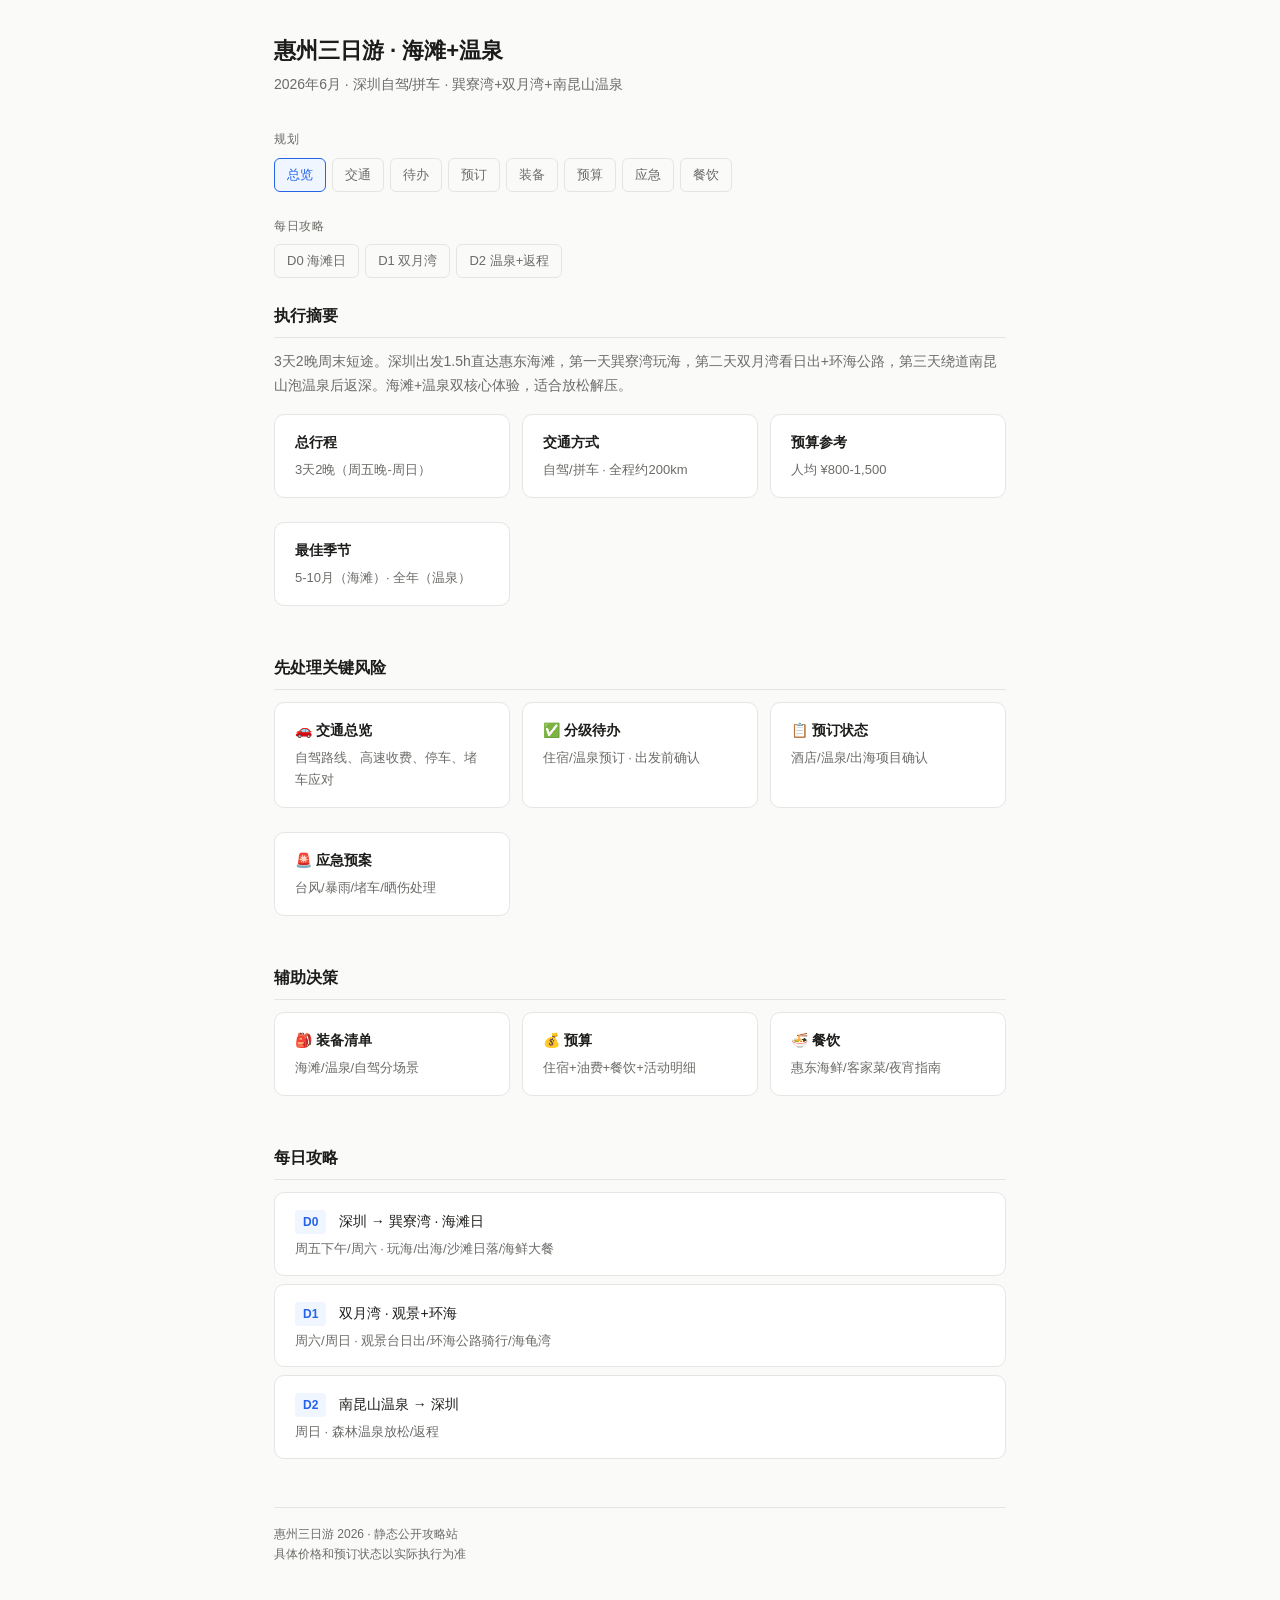
<file: index.html>
<!DOCTYPE html>
<html lang="zh-CN">
<head>
  <meta charset="UTF-8">
  <meta name="viewport" content="width=device-width, initial-scale=1.0">
  <title>惠州三日游攻略 · 海滩+温泉</title>
  <link rel="stylesheet" href="style.css">
</head>
<body>
<div class="container">

  <header class="site-header">
    <h1>惠州三日游 · 海滩+温泉</h1>
    <p class="subtitle">2026年6月 · 深圳自驾/拼车 · 巽寮湾+双月湾+南昆山温泉</p>
  </header>

  <nav class="nav-section">
    <div class="nav-label">规划</div>
    <div class="nav-pills">
      <a href="index.html" class="active">总览</a>
      <a href="traffic.html">交通</a>
      <a href="todos.html">待办</a>
      <a href="bookings.html">预订</a>
      <a href="gear.html">装备</a>
      <a href="budget.html">预算</a>
      <a href="emergency.html">应急</a>
      <a href="food.html">餐饮</a>
    </div>
  </nav>

  <nav class="nav-section">
    <div class="nav-label">每日攻略</div>
    <div class="nav-pills">
      <a href="days/d0.html">D0 海滩日</a>
      <a href="days/d1.html">D1 双月湾</a>
      <a href="days/d2.html">D2 温泉+返程</a>
    </div>
  </nav>

  <section class="section">
    <h2>执行摘要</h2>
    <p style="font-size:14px; color: var(--text-secondary); margin-bottom: 16px;">
      3天2晚周末短途。深圳出发1.5h直达惠东海滩，第一天巽寮湾玩海，第二天双月湾看日出+环海公路，第三天绕道南昆山泡温泉后返深。海滩+温泉双核心体验，适合放松解压。
    </p>
    <div class="card-grid">
      <div class="card">
        <div class="card-title">总行程</div>
        <div class="card-desc">3天2晚（周五晚-周日）</div>
      </div>
      <div class="card">
        <div class="card-title">交通方式</div>
        <div class="card-desc">自驾/拼车 · 全程约200km</div>
      </div>
      <div class="card">
        <div class="card-title">预算参考</div>
        <div class="card-desc">人均 ¥800-1,500</div>
      </div>
      <div class="card">
        <div class="card-title">最佳季节</div>
        <div class="card-desc">5-10月（海滩）· 全年（温泉）</div>
      </div>
    </div>
  </section>

  <section class="section">
    <h2>先处理关键风险</h2>
    <div class="card-grid">
      <div class="card">
        <a href="traffic.html" style="text-decoration:none; color:inherit;">
          <div class="card-title">🚗 交通总览</div>
          <div class="card-desc">自驾路线、高速收费、停车、堵车应对</div>
        </a>
      </div>
      <div class="card">
        <a href="todos.html" style="text-decoration:none; color:inherit;">
          <div class="card-title">✅ 分级待办</div>
          <div class="card-desc">住宿/温泉预订 · 出发前确认</div>
        </a>
      </div>
      <div class="card">
        <a href="bookings.html" style="text-decoration:none; color:inherit;">
          <div class="card-title">📋 预订状态</div>
          <div class="card-desc">酒店/温泉/出海项目确认</div>
        </a>
      </div>
      <div class="card">
        <a href="emergency.html" style="text-decoration:none; color:inherit;">
          <div class="card-title">🚨 应急预案</div>
          <div class="card-desc">台风/暴雨/堵车/晒伤处理</div>
        </a>
      </div>
    </div>
  </section>

  <section class="section">
    <h2>辅助决策</h2>
    <div class="card-grid">
      <div class="card">
        <a href="gear.html" style="text-decoration:none; color:inherit;">
          <div class="card-title">🎒 装备清单</div>
          <div class="card-desc">海滩/温泉/自驾分场景</div>
        </a>
      </div>
      <div class="card">
        <a href="budget.html" style="text-decoration:none; color:inherit;">
          <div class="card-title">💰 预算</div>
          <div class="card-desc">住宿+油费+餐饮+活动明细</div>
        </a>
      </div>
      <div class="card">
        <a href="food.html" style="text-decoration:none; color:inherit;">
          <div class="card-title">🍜 餐饮</div>
          <div class="card-desc">惠东海鲜/客家菜/夜宵指南</div>
        </a>
      </div>
    </div>
  </section>

  <section class="section">
    <h2>每日攻略</h2>

    <a href="days/d0.html" class="day-card">
      <span class="day-tag">D0</span>
      <span class="day-title">深圳 → 巽寮湾 · 海滩日</span>
      <div class="day-subtitle">周五下午/周六 · 玩海/出海/沙滩日落/海鲜大餐</div>
    </a>

    <a href="days/d1.html" class="day-card">
      <span class="day-tag">D1</span>
      <span class="day-title">双月湾 · 观景+环海</span>
      <div class="day-subtitle">周六/周日 · 观景台日出/环海公路骑行/海龟湾</div>
    </a>

    <a href="days/d2.html" class="day-card">
      <span class="day-tag">D2</span>
      <span class="day-title">南昆山温泉 → 深圳</span>
      <div class="day-subtitle">周日 · 森林温泉放松/返程</div>
    </a>
  </section>

  <footer class="site-footer">
    <p>惠州三日游 2026 · 静态公开攻略站</p>
    <p>具体价格和预订状态以实际执行为准</p>
  </footer>

</div>
</body>
</html>
</file>
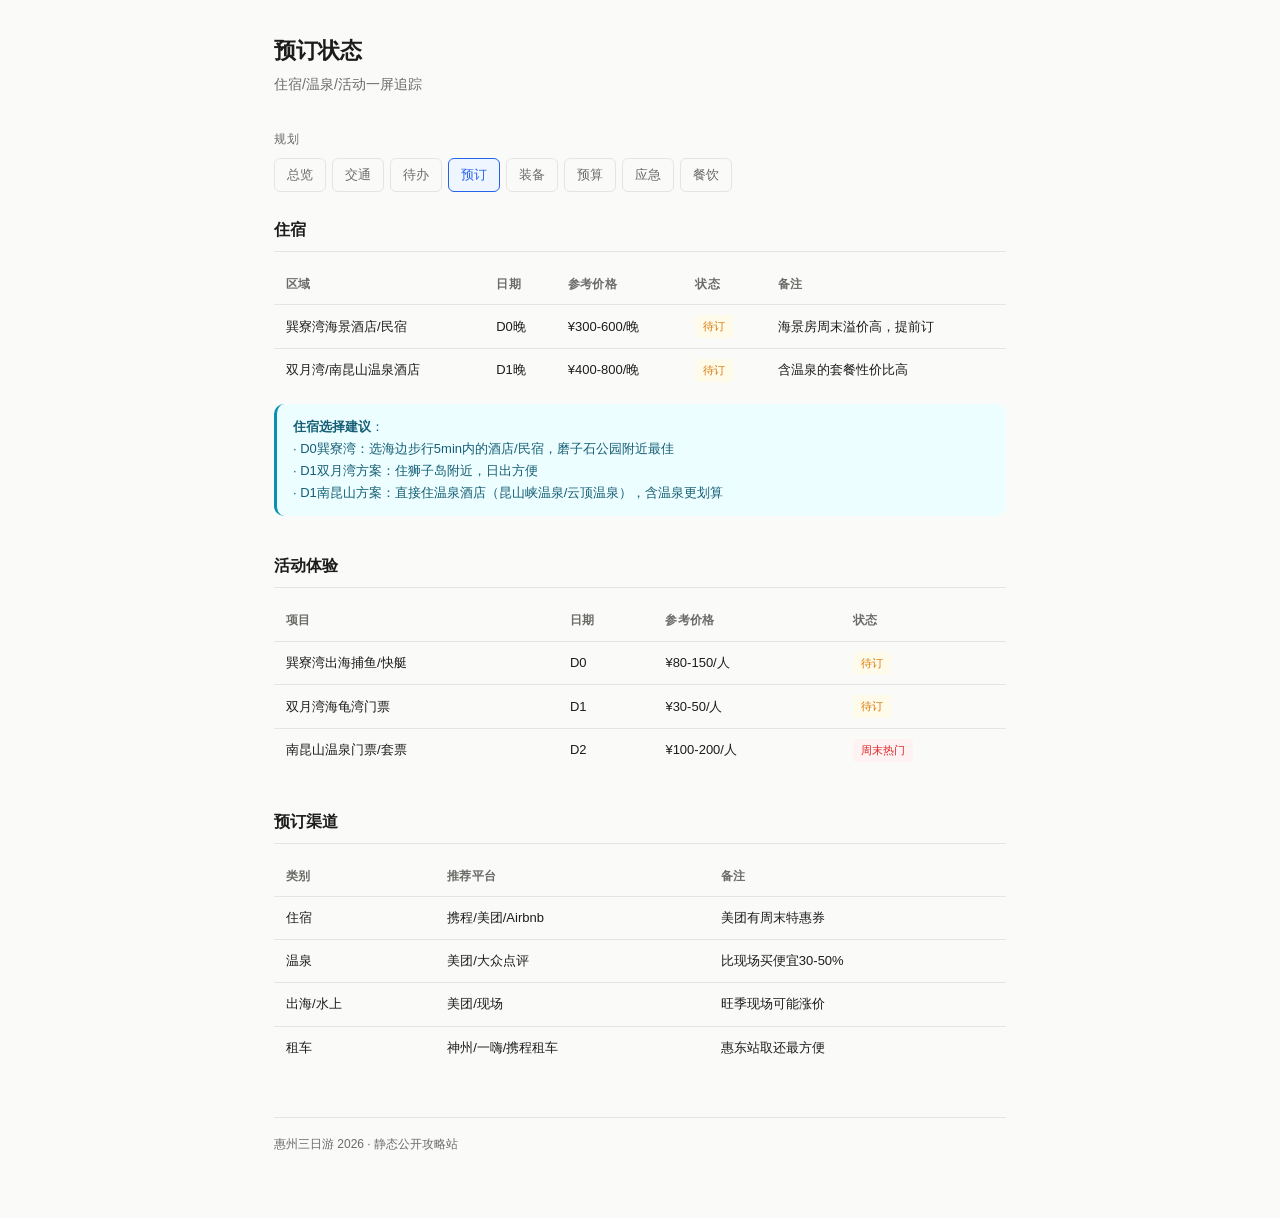
<file: bookings.html>
<!DOCTYPE html>
<html lang="zh-CN">
<head>
  <meta charset="UTF-8">
  <meta name="viewport" content="width=device-width, initial-scale=1.0">
  <title>预订状态 - 惠州三日游</title>
  <link rel="stylesheet" href="style.css">
</head>
<body>
<div class="container">

  <header class="site-header">
    <h1>预订状态</h1>
    <p class="subtitle">住宿/温泉/活动一屏追踪</p>
  </header>

  <nav class="nav-section">
    <div class="nav-label">规划</div>
    <div class="nav-pills">
      <a href="index.html">总览</a>
      <a href="traffic.html">交通</a>
      <a href="todos.html">待办</a>
      <a href="bookings.html" class="active">预订</a>
      <a href="gear.html">装备</a>
      <a href="budget.html">预算</a>
      <a href="emergency.html">应急</a>
      <a href="food.html">餐饮</a>
    </div>
  </nav>

  <section class="section">
    <h2>住宿</h2>
    <table>
      <thead><tr><th>区域</th><th>日期</th><th>参考价格</th><th>状态</th><th>备注</th></tr></thead>
      <tbody>
        <tr><td>巽寮湾海景酒店/民宿</td><td>D0晚</td><td>¥300-600/晚</td><td><span class="badge badge-pending">待订</span></td><td>海景房周末溢价高，提前订</td></tr>
        <tr><td>双月湾/南昆山温泉酒店</td><td>D1晚</td><td>¥400-800/晚</td><td><span class="badge badge-pending">待订</span></td><td>含温泉的套餐性价比高</td></tr>
      </tbody>
    </table>
    <div class="alert alert-info">
      <strong>住宿选择建议</strong>：<br>
      · D0巽寮湾：选海边步行5min内的酒店/民宿，磨子石公园附近最佳<br>
      · D1双月湾方案：住狮子岛附近，日出方便<br>
      · D1南昆山方案：直接住温泉酒店（昆山峡温泉/云顶温泉），含温泉更划算
    </div>
  </section>

  <section class="section">
    <h2>活动体验</h2>
    <table>
      <thead><tr><th>项目</th><th>日期</th><th>参考价格</th><th>状态</th></tr></thead>
      <tbody>
        <tr><td>巽寮湾出海捕鱼/快艇</td><td>D0</td><td>¥80-150/人</td><td><span class="badge badge-pending">待订</span></td></tr>
        <tr><td>双月湾海龟湾门票</td><td>D1</td><td>¥30-50/人</td><td><span class="badge badge-pending">待订</span></td></tr>
        <tr><td>南昆山温泉门票/套票</td><td>D2</td><td>¥100-200/人</td><td><span class="badge badge-risk">周末热门</span></td></tr>
      </tbody>
    </table>
  </section>

  <section class="section">
    <h2>预订渠道</h2>
    <table>
      <thead><tr><th>类别</th><th>推荐平台</th><th>备注</th></tr></thead>
      <tbody>
        <tr><td>住宿</td><td>携程/美团/Airbnb</td><td>美团有周末特惠券</td></tr>
        <tr><td>温泉</td><td>美团/大众点评</td><td>比现场买便宜30-50%</td></tr>
        <tr><td>出海/水上</td><td>美团/现场</td><td>旺季现场可能涨价</td></tr>
        <tr><td>租车</td><td>神州/一嗨/携程租车</td><td>惠东站取还最方便</td></tr>
      </tbody>
    </table>
  </section>

  <footer class="site-footer">
    <p>惠州三日游 2026 · 静态公开攻略站</p>
  </footer>

</div>
</body>
</html>
</file>
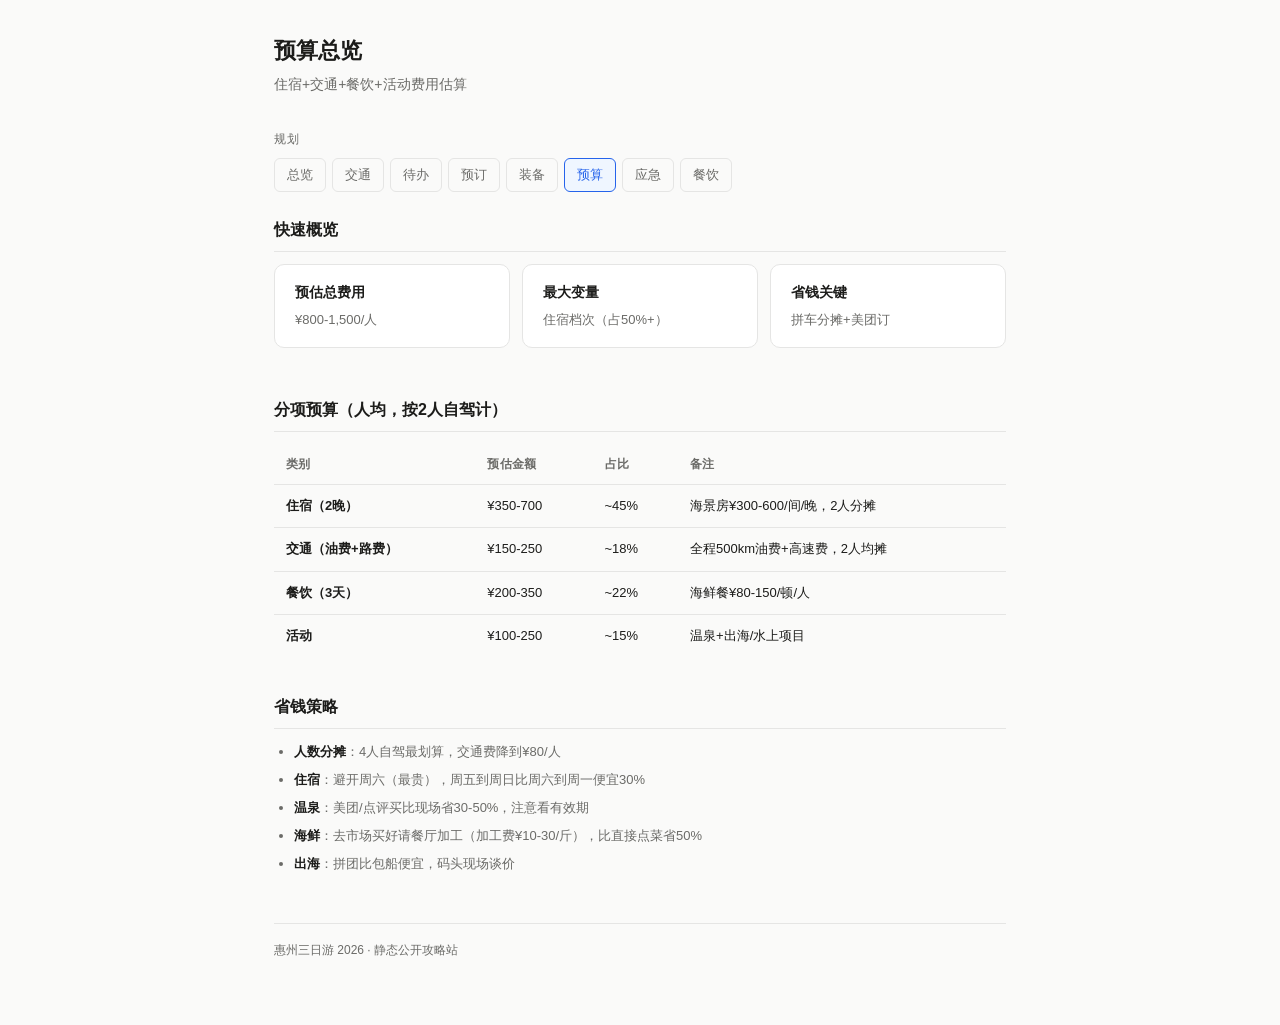
<file: budget.html>
<!DOCTYPE html>
<html lang="zh-CN">
<head>
  <meta charset="UTF-8">
  <meta name="viewport" content="width=device-width, initial-scale=1.0">
  <title>预算总览 - 惠州三日游</title>
  <link rel="stylesheet" href="style.css">
</head>
<body>
<div class="container">

  <header class="site-header">
    <h1>预算总览</h1>
    <p class="subtitle">住宿+交通+餐饮+活动费用估算</p>
  </header>

  <nav class="nav-section">
    <div class="nav-label">规划</div>
    <div class="nav-pills">
      <a href="index.html">总览</a>
      <a href="traffic.html">交通</a>
      <a href="todos.html">待办</a>
      <a href="bookings.html">预订</a>
      <a href="gear.html">装备</a>
      <a href="budget.html" class="active">预算</a>
      <a href="emergency.html">应急</a>
      <a href="food.html">餐饮</a>
    </div>
  </nav>

  <section class="section">
    <h2>快速概览</h2>
    <div class="card-grid">
      <div class="card">
        <div class="card-title">预估总费用</div>
        <div class="card-desc">¥800-1,500/人</div>
      </div>
      <div class="card">
        <div class="card-title">最大变量</div>
        <div class="card-desc">住宿档次（占50%+）</div>
      </div>
      <div class="card">
        <div class="card-title">省钱关键</div>
        <div class="card-desc">拼车分摊+美团订</div>
      </div>
    </div>
  </section>

  <section class="section">
    <h2>分项预算（人均，按2人自驾计）</h2>
    <table>
      <thead><tr><th>类别</th><th>预估金额</th><th>占比</th><th>备注</th></tr></thead>
      <tbody>
        <tr><td><strong>住宿（2晚）</strong></td><td>¥350-700</td><td>~45%</td><td>海景房¥300-600/间/晚，2人分摊</td></tr>
        <tr><td><strong>交通（油费+路费）</strong></td><td>¥150-250</td><td>~18%</td><td>全程500km油费+高速费，2人均摊</td></tr>
        <tr><td><strong>餐饮（3天）</strong></td><td>¥200-350</td><td>~22%</td><td>海鲜餐¥80-150/顿/人</td></tr>
        <tr><td><strong>活动</strong></td><td>¥100-250</td><td>~15%</td><td>温泉+出海/水上项目</td></tr>
      </tbody>
    </table>
  </section>

  <section class="section">
    <h2>省钱策略</h2>
    <ul>
      <li><strong>人数分摊</strong>：4人自驾最划算，交通费降到¥80/人</li>
      <li><strong>住宿</strong>：避开周六（最贵），周五到周日比周六到周一便宜30%</li>
      <li><strong>温泉</strong>：美团/点评买比现场省30-50%，注意看有效期</li>
      <li><strong>海鲜</strong>：去市场买好请餐厅加工（加工费¥10-30/斤），比直接点菜省50%</li>
      <li><strong>出海</strong>：拼团比包船便宜，码头现场谈价</li>
    </ul>
  </section>

  <footer class="site-footer">
    <p>惠州三日游 2026 · 静态公开攻略站</p>
  </footer>

</div>
</body>
</html>
</file>
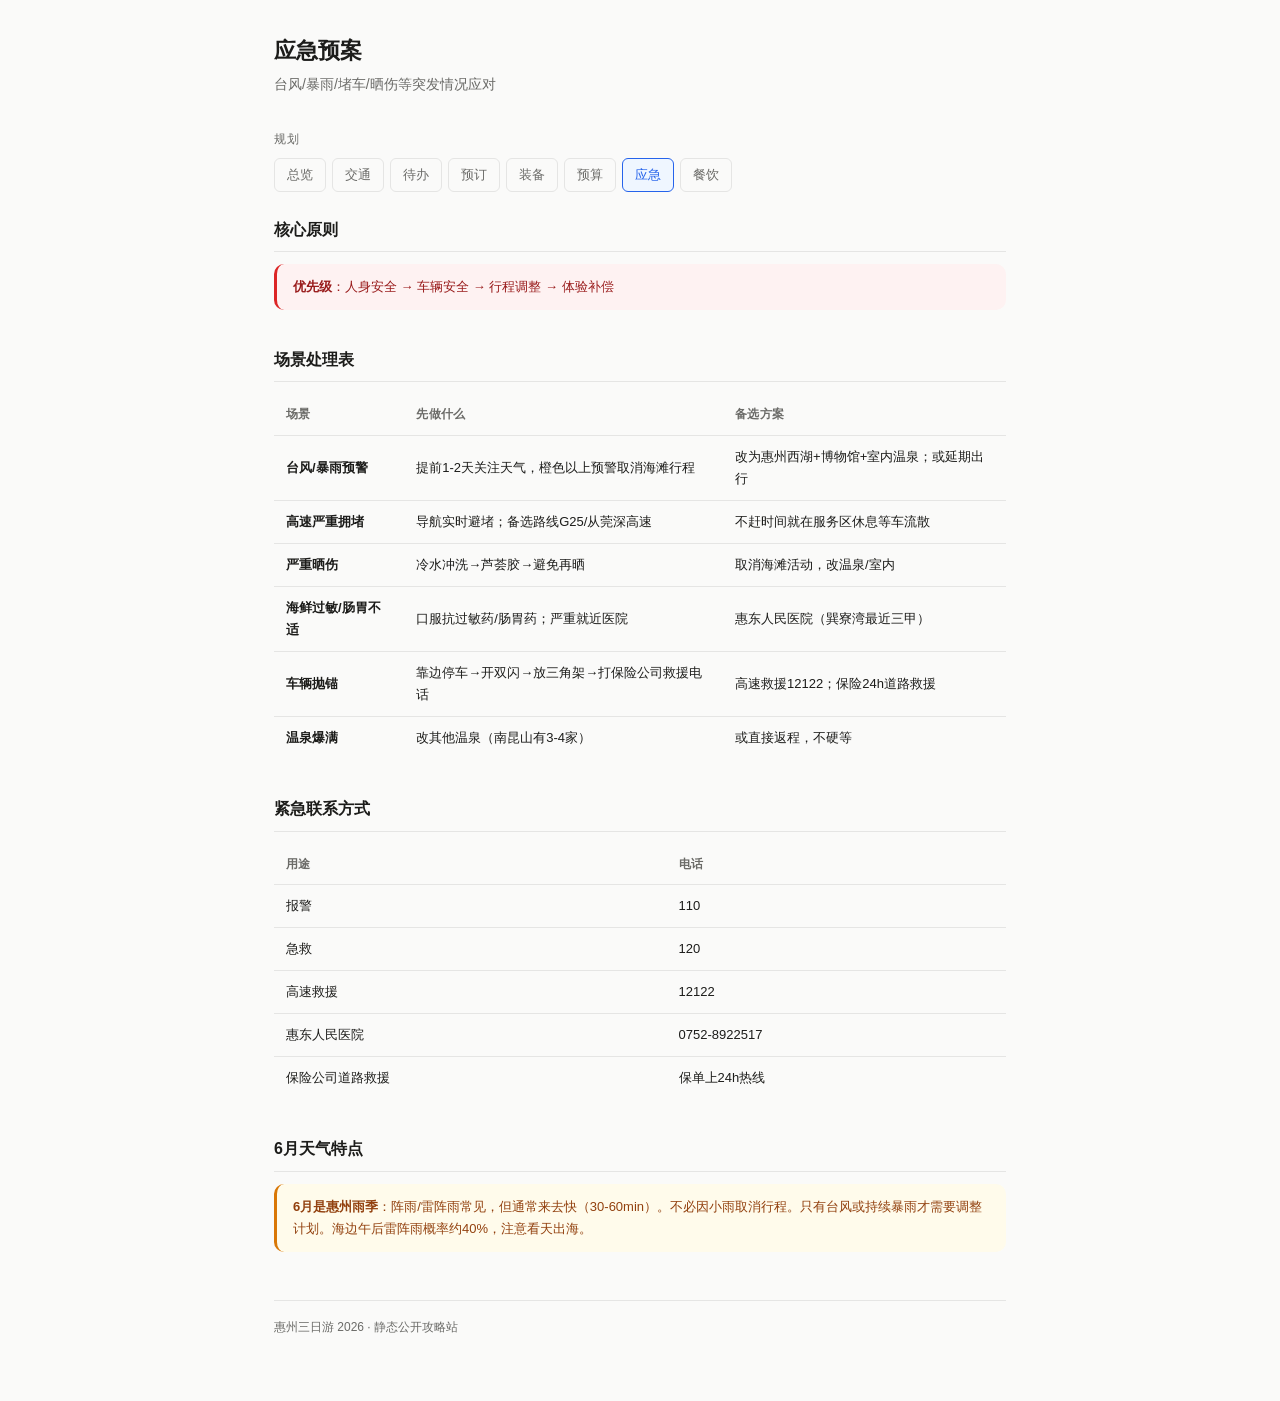
<file: emergency.html>
<!DOCTYPE html>
<html lang="zh-CN">
<head>
  <meta charset="UTF-8">
  <meta name="viewport" content="width=device-width, initial-scale=1.0">
  <title>应急预案 - 惠州三日游</title>
  <link rel="stylesheet" href="style.css">
</head>
<body>
<div class="container">

  <header class="site-header">
    <h1>应急预案</h1>
    <p class="subtitle">台风/暴雨/堵车/晒伤等突发情况应对</p>
  </header>

  <nav class="nav-section">
    <div class="nav-label">规划</div>
    <div class="nav-pills">
      <a href="index.html">总览</a>
      <a href="traffic.html">交通</a>
      <a href="todos.html">待办</a>
      <a href="bookings.html">预订</a>
      <a href="gear.html">装备</a>
      <a href="budget.html">预算</a>
      <a href="emergency.html" class="active">应急</a>
      <a href="food.html">餐饮</a>
    </div>
  </nav>

  <section class="section">
    <h2>核心原则</h2>
    <div class="alert alert-danger">
      <strong>优先级</strong>：人身安全 → 车辆安全 → 行程调整 → 体验补偿
    </div>
  </section>

  <section class="section">
    <h2>场景处理表</h2>
    <table>
      <thead><tr><th>场景</th><th>先做什么</th><th>备选方案</th></tr></thead>
      <tbody>
        <tr>
          <td><strong>台风/暴雨预警</strong></td>
          <td>提前1-2天关注天气，橙色以上预警取消海滩行程</td>
          <td>改为惠州西湖+博物馆+室内温泉；或延期出行</td>
        </tr>
        <tr>
          <td><strong>高速严重拥堵</strong></td>
          <td>导航实时避堵；备选路线G25/从莞深高速</td>
          <td>不赶时间就在服务区休息等车流散</td>
        </tr>
        <tr>
          <td><strong>严重晒伤</strong></td>
          <td>冷水冲洗→芦荟胶→避免再晒</td>
          <td>取消海滩活动，改温泉/室内</td>
        </tr>
        <tr>
          <td><strong>海鲜过敏/肠胃不适</strong></td>
          <td>口服抗过敏药/肠胃药；严重就近医院</td>
          <td>惠东人民医院（巽寮湾最近三甲）</td>
        </tr>
        <tr>
          <td><strong>车辆抛锚</strong></td>
          <td>靠边停车→开双闪→放三角架→打保险公司救援电话</td>
          <td>高速救援12122；保险24h道路救援</td>
        </tr>
        <tr>
          <td><strong>温泉爆满</strong></td>
          <td>改其他温泉（南昆山有3-4家）</td>
          <td>或直接返程，不硬等</td>
        </tr>
      </tbody>
    </table>
  </section>

  <section class="section">
    <h2>紧急联系方式</h2>
    <table>
      <thead><tr><th>用途</th><th>电话</th></tr></thead>
      <tbody>
        <tr><td>报警</td><td>110</td></tr>
        <tr><td>急救</td><td>120</td></tr>
        <tr><td>高速救援</td><td>12122</td></tr>
        <tr><td>惠东人民医院</td><td>0752-8922517</td></tr>
        <tr><td>保险公司道路救援</td><td>保单上24h热线</td></tr>
      </tbody>
    </table>
  </section>

  <section class="section">
    <h2>6月天气特点</h2>
    <div class="alert alert-warning">
      <strong>6月是惠州雨季</strong>：阵雨/雷阵雨常见，但通常来去快（30-60min）。不必因小雨取消行程。只有台风或持续暴雨才需要调整计划。海边午后雷阵雨概率约40%，注意看天出海。
    </div>
  </section>

  <footer class="site-footer">
    <p>惠州三日游 2026 · 静态公开攻略站</p>
  </footer>

</div>
</body>
</html>
</file>
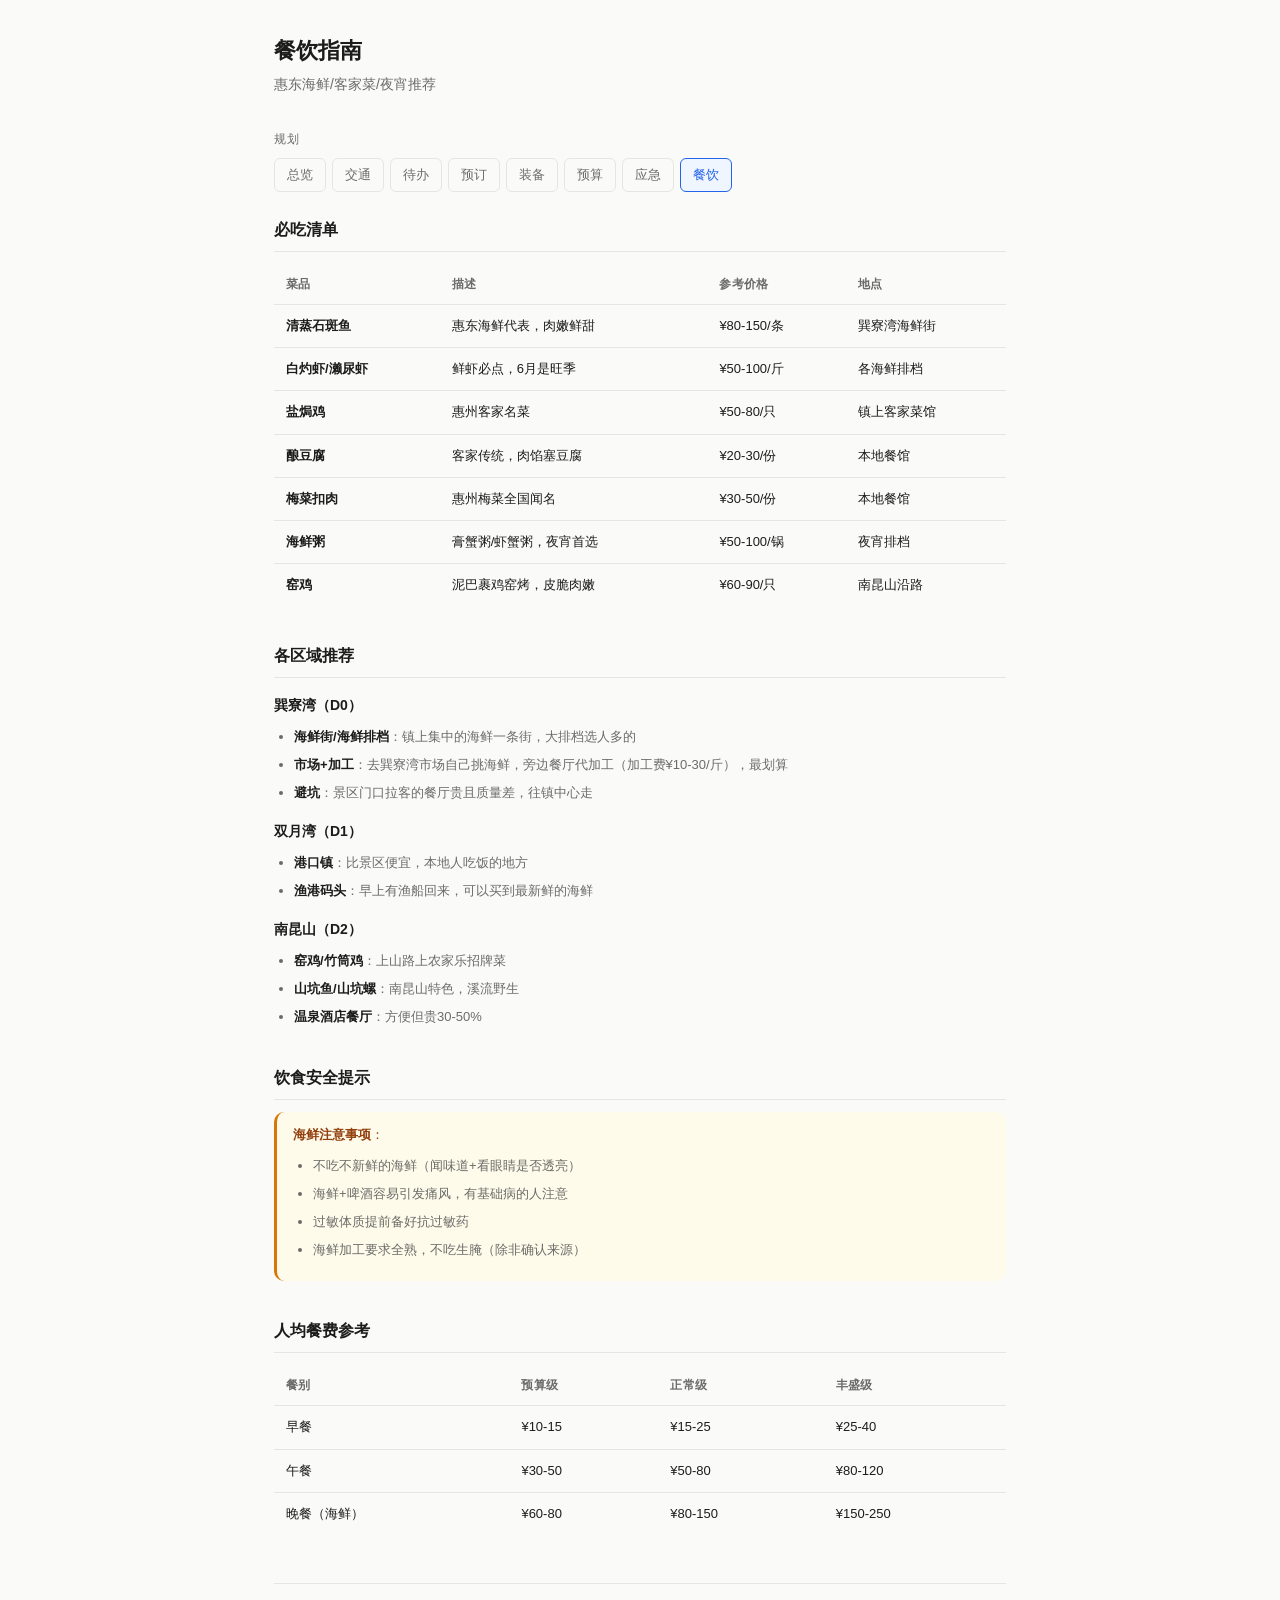
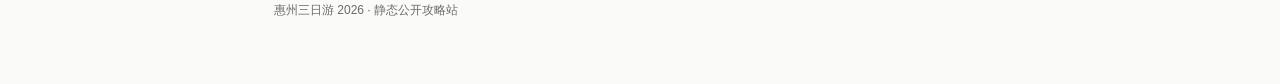
<file: food.html>
<!DOCTYPE html>
<html lang="zh-CN">
<head>
  <meta charset="UTF-8">
  <meta name="viewport" content="width=device-width, initial-scale=1.0">
  <title>餐饮指南 - 惠州三日游</title>
  <link rel="stylesheet" href="style.css">
</head>
<body>
<div class="container">

  <header class="site-header">
    <h1>餐饮指南</h1>
    <p class="subtitle">惠东海鲜/客家菜/夜宵推荐</p>
  </header>

  <nav class="nav-section">
    <div class="nav-label">规划</div>
    <div class="nav-pills">
      <a href="index.html">总览</a>
      <a href="traffic.html">交通</a>
      <a href="todos.html">待办</a>
      <a href="bookings.html">预订</a>
      <a href="gear.html">装备</a>
      <a href="budget.html">预算</a>
      <a href="emergency.html">应急</a>
      <a href="food.html" class="active">餐饮</a>
    </div>
  </nav>

  <section class="section">
    <h2>必吃清单</h2>
    <table>
      <thead><tr><th>菜品</th><th>描述</th><th>参考价格</th><th>地点</th></tr></thead>
      <tbody>
        <tr><td><strong>清蒸石斑鱼</strong></td><td>惠东海鲜代表，肉嫩鲜甜</td><td>¥80-150/条</td><td>巽寮湾海鲜街</td></tr>
        <tr><td><strong>白灼虾/濑尿虾</strong></td><td>鲜虾必点，6月是旺季</td><td>¥50-100/斤</td><td>各海鲜排档</td></tr>
        <tr><td><strong>盐焗鸡</strong></td><td>惠州客家名菜</td><td>¥50-80/只</td><td>镇上客家菜馆</td></tr>
        <tr><td><strong>酿豆腐</strong></td><td>客家传统，肉馅塞豆腐</td><td>¥20-30/份</td><td>本地餐馆</td></tr>
        <tr><td><strong>梅菜扣肉</strong></td><td>惠州梅菜全国闻名</td><td>¥30-50/份</td><td>本地餐馆</td></tr>
        <tr><td><strong>海鲜粥</strong></td><td>膏蟹粥/虾蟹粥，夜宵首选</td><td>¥50-100/锅</td><td>夜宵排档</td></tr>
        <tr><td><strong>窑鸡</strong></td><td>泥巴裹鸡窑烤，皮脆肉嫩</td><td>¥60-90/只</td><td>南昆山沿路</td></tr>
      </tbody>
    </table>
  </section>

  <section class="section">
    <h2>各区域推荐</h2>

    <h3>巽寮湾（D0）</h3>
    <ul>
      <li><strong>海鲜街/海鲜排档</strong>：镇上集中的海鲜一条街，大排档选人多的</li>
      <li><strong>市场+加工</strong>：去巽寮湾市场自己挑海鲜，旁边餐厅代加工（加工费¥10-30/斤），最划算</li>
      <li><strong>避坑</strong>：景区门口拉客的餐厅贵且质量差，往镇中心走</li>
    </ul>

    <h3>双月湾（D1）</h3>
    <ul>
      <li><strong>港口镇</strong>：比景区便宜，本地人吃饭的地方</li>
      <li><strong>渔港码头</strong>：早上有渔船回来，可以买到最新鲜的海鲜</li>
    </ul>

    <h3>南昆山（D2）</h3>
    <ul>
      <li><strong>窑鸡/竹筒鸡</strong>：上山路上农家乐招牌菜</li>
      <li><strong>山坑鱼/山坑螺</strong>：南昆山特色，溪流野生</li>
      <li><strong>温泉酒店餐厅</strong>：方便但贵30-50%</li>
    </ul>
  </section>

  <section class="section">
    <h2>饮食安全提示</h2>
    <div class="alert alert-warning">
      <strong>海鲜注意事项</strong>：
      <ul style="margin-top:8px">
        <li>不吃不新鲜的海鲜（闻味道+看眼睛是否透亮）</li>
        <li>海鲜+啤酒容易引发痛风，有基础病的人注意</li>
        <li>过敏体质提前备好抗过敏药</li>
        <li>海鲜加工要求全熟，不吃生腌（除非确认来源）</li>
      </ul>
    </div>
  </section>

  <section class="section">
    <h2>人均餐费参考</h2>
    <table>
      <thead><tr><th>餐别</th><th>预算级</th><th>正常级</th><th>丰盛级</th></tr></thead>
      <tbody>
        <tr><td>早餐</td><td>¥10-15</td><td>¥15-25</td><td>¥25-40</td></tr>
        <tr><td>午餐</td><td>¥30-50</td><td>¥50-80</td><td>¥80-120</td></tr>
        <tr><td>晚餐（海鲜）</td><td>¥60-80</td><td>¥80-150</td><td>¥150-250</td></tr>
      </tbody>
    </table>
  </section>

  <footer class="site-footer">
    <p>惠州三日游 2026 · 静态公开攻略站</p>
  </footer>

</div>
</body>
</html>
</file>
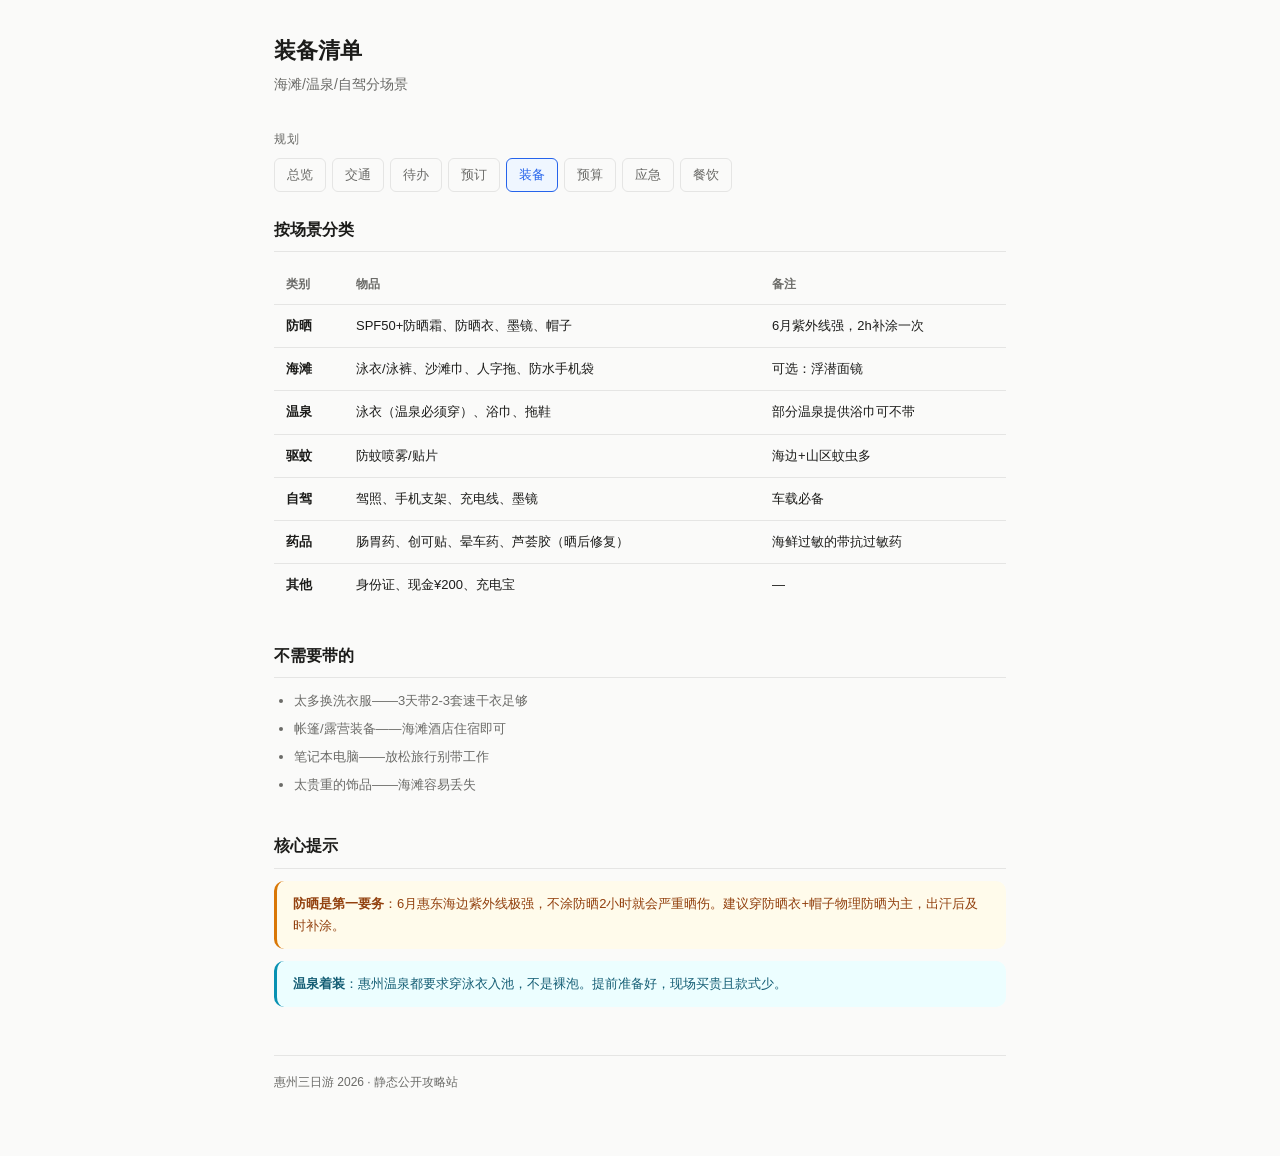
<file: gear.html>
<!DOCTYPE html>
<html lang="zh-CN">
<head>
  <meta charset="UTF-8">
  <meta name="viewport" content="width=device-width, initial-scale=1.0">
  <title>装备清单 - 惠州三日游</title>
  <link rel="stylesheet" href="style.css">
</head>
<body>
<div class="container">

  <header class="site-header">
    <h1>装备清单</h1>
    <p class="subtitle">海滩/温泉/自驾分场景</p>
  </header>

  <nav class="nav-section">
    <div class="nav-label">规划</div>
    <div class="nav-pills">
      <a href="index.html">总览</a>
      <a href="traffic.html">交通</a>
      <a href="todos.html">待办</a>
      <a href="bookings.html">预订</a>
      <a href="gear.html" class="active">装备</a>
      <a href="budget.html">预算</a>
      <a href="emergency.html">应急</a>
      <a href="food.html">餐饮</a>
    </div>
  </nav>

  <section class="section">
    <h2>按场景分类</h2>
    <table>
      <thead><tr><th>类别</th><th>物品</th><th>备注</th></tr></thead>
      <tbody>
        <tr><td><strong>防晒</strong></td><td>SPF50+防晒霜、防晒衣、墨镜、帽子</td><td>6月紫外线强，2h补涂一次</td></tr>
        <tr><td><strong>海滩</strong></td><td>泳衣/泳裤、沙滩巾、人字拖、防水手机袋</td><td>可选：浮潜面镜</td></tr>
        <tr><td><strong>温泉</strong></td><td>泳衣（温泉必须穿）、浴巾、拖鞋</td><td>部分温泉提供浴巾可不带</td></tr>
        <tr><td><strong>驱蚊</strong></td><td>防蚊喷雾/贴片</td><td>海边+山区蚊虫多</td></tr>
        <tr><td><strong>自驾</strong></td><td>驾照、手机支架、充电线、墨镜</td><td>车载必备</td></tr>
        <tr><td><strong>药品</strong></td><td>肠胃药、创可贴、晕车药、芦荟胶（晒后修复）</td><td>海鲜过敏的带抗过敏药</td></tr>
        <tr><td><strong>其他</strong></td><td>身份证、现金¥200、充电宝</td><td>—</td></tr>
      </tbody>
    </table>
  </section>

  <section class="section">
    <h2>不需要带的</h2>
    <ul>
      <li>太多换洗衣服——3天带2-3套速干衣足够</li>
      <li>帐篷/露营装备——海滩酒店住宿即可</li>
      <li>笔记本电脑——放松旅行别带工作</li>
      <li>太贵重的饰品——海滩容易丢失</li>
    </ul>
  </section>

  <section class="section">
    <h2>核心提示</h2>
    <div class="alert alert-warning">
      <strong>防晒是第一要务</strong>：6月惠东海边紫外线极强，不涂防晒2小时就会严重晒伤。建议穿防晒衣+帽子物理防晒为主，出汗后及时补涂。
    </div>
    <div class="alert alert-info">
      <strong>温泉着装</strong>：惠州温泉都要求穿泳衣入池，不是裸泡。提前准备好，现场买贵且款式少。
    </div>
  </section>

  <footer class="site-footer">
    <p>惠州三日游 2026 · 静态公开攻略站</p>
  </footer>

</div>
</body>
</html>
</file>
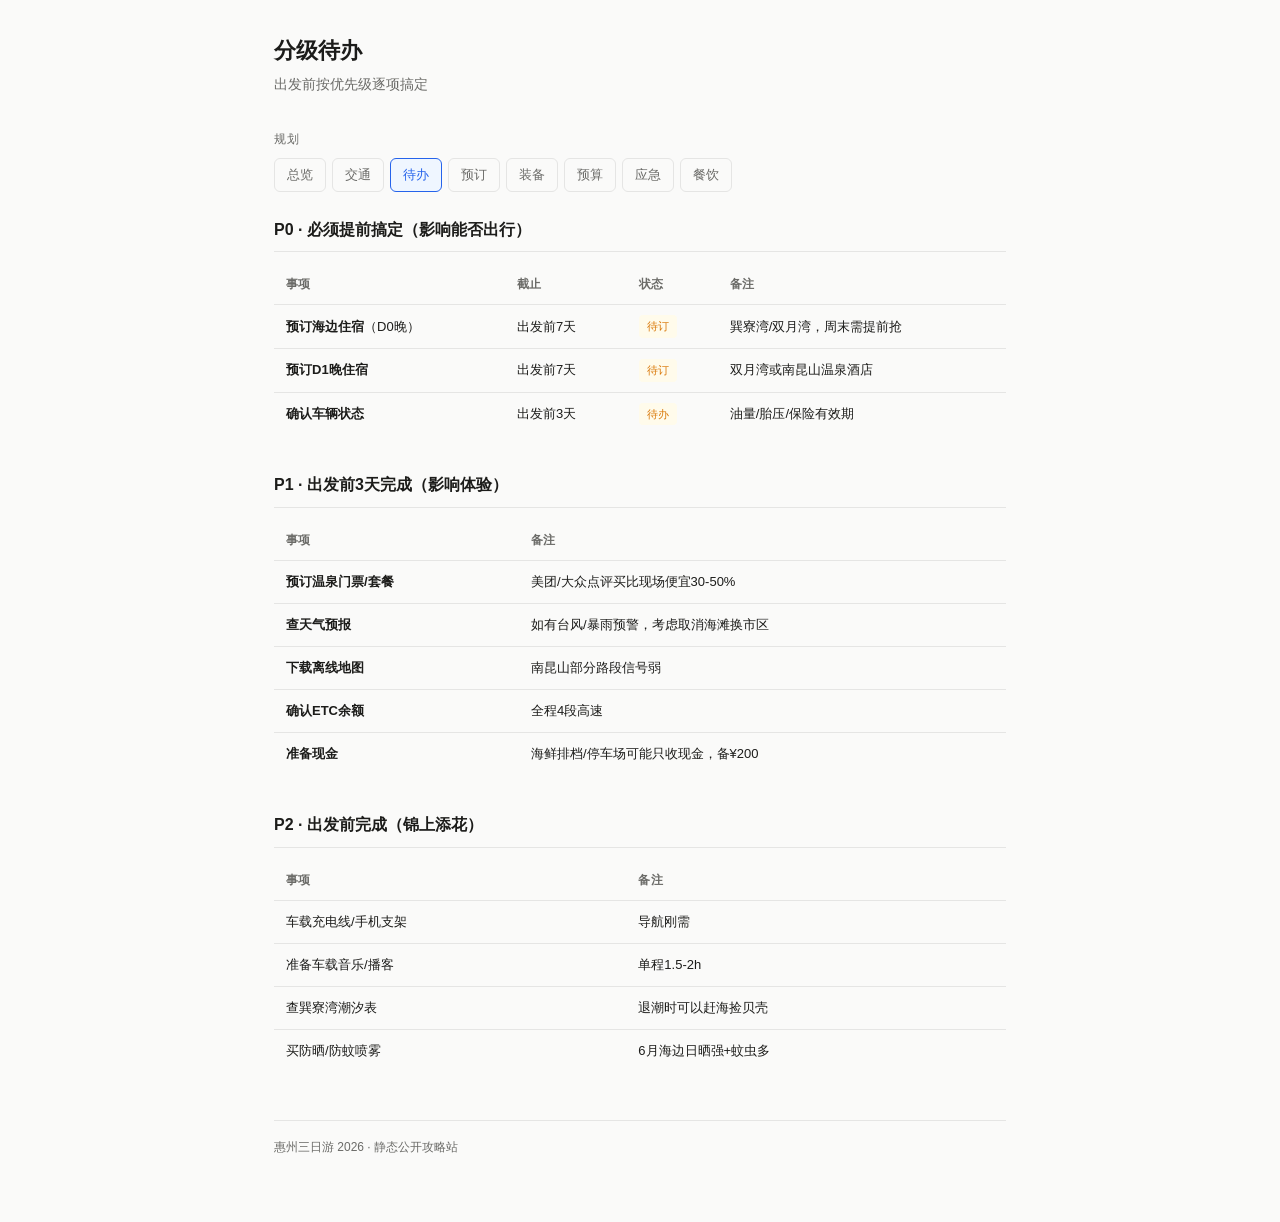
<file: todos.html>
<!DOCTYPE html>
<html lang="zh-CN">
<head>
  <meta charset="UTF-8">
  <meta name="viewport" content="width=device-width, initial-scale=1.0">
  <title>分级待办 - 惠州三日游</title>
  <link rel="stylesheet" href="style.css">
</head>
<body>
<div class="container">

  <header class="site-header">
    <h1>分级待办</h1>
    <p class="subtitle">出发前按优先级逐项搞定</p>
  </header>

  <nav class="nav-section">
    <div class="nav-label">规划</div>
    <div class="nav-pills">
      <a href="index.html">总览</a>
      <a href="traffic.html">交通</a>
      <a href="todos.html" class="active">待办</a>
      <a href="bookings.html">预订</a>
      <a href="gear.html">装备</a>
      <a href="budget.html">预算</a>
      <a href="emergency.html">应急</a>
      <a href="food.html">餐饮</a>
    </div>
  </nav>

  <section class="section">
    <h2>P0 · 必须提前搞定（影响能否出行）</h2>
    <table>
      <thead><tr><th>事项</th><th>截止</th><th>状态</th><th>备注</th></tr></thead>
      <tbody>
        <tr><td><strong>预订海边住宿</strong>（D0晚）</td><td>出发前7天</td><td><span class="badge badge-pending">待订</span></td><td>巽寮湾/双月湾，周末需提前抢</td></tr>
        <tr><td><strong>预订D1晚住宿</strong></td><td>出发前7天</td><td><span class="badge badge-pending">待订</span></td><td>双月湾或南昆山温泉酒店</td></tr>
        <tr><td><strong>确认车辆状态</strong></td><td>出发前3天</td><td><span class="badge badge-pending">待办</span></td><td>油量/胎压/保险有效期</td></tr>
      </tbody>
    </table>
  </section>

  <section class="section">
    <h2>P1 · 出发前3天完成（影响体验）</h2>
    <table>
      <thead><tr><th>事项</th><th>备注</th></tr></thead>
      <tbody>
        <tr><td><strong>预订温泉门票/套餐</strong></td><td>美团/大众点评买比现场便宜30-50%</td></tr>
        <tr><td><strong>查天气预报</strong></td><td>如有台风/暴雨预警，考虑取消海滩换市区</td></tr>
        <tr><td><strong>下载离线地图</strong></td><td>南昆山部分路段信号弱</td></tr>
        <tr><td><strong>确认ETC余额</strong></td><td>全程4段高速</td></tr>
        <tr><td><strong>准备现金</strong></td><td>海鲜排档/停车场可能只收现金，备¥200</td></tr>
      </tbody>
    </table>
  </section>

  <section class="section">
    <h2>P2 · 出发前完成（锦上添花）</h2>
    <table>
      <thead><tr><th>事项</th><th>备注</th></tr></thead>
      <tbody>
        <tr><td>车载充电线/手机支架</td><td>导航刚需</td></tr>
        <tr><td>准备车载音乐/播客</td><td>单程1.5-2h</td></tr>
        <tr><td>查巽寮湾潮汐表</td><td>退潮时可以赶海捡贝壳</td></tr>
        <tr><td>买防晒/防蚊喷雾</td><td>6月海边日晒强+蚊虫多</td></tr>
      </tbody>
    </table>
  </section>

  <footer class="site-footer">
    <p>惠州三日游 2026 · 静态公开攻略站</p>
  </footer>

</div>
</body>
</html>
</file>
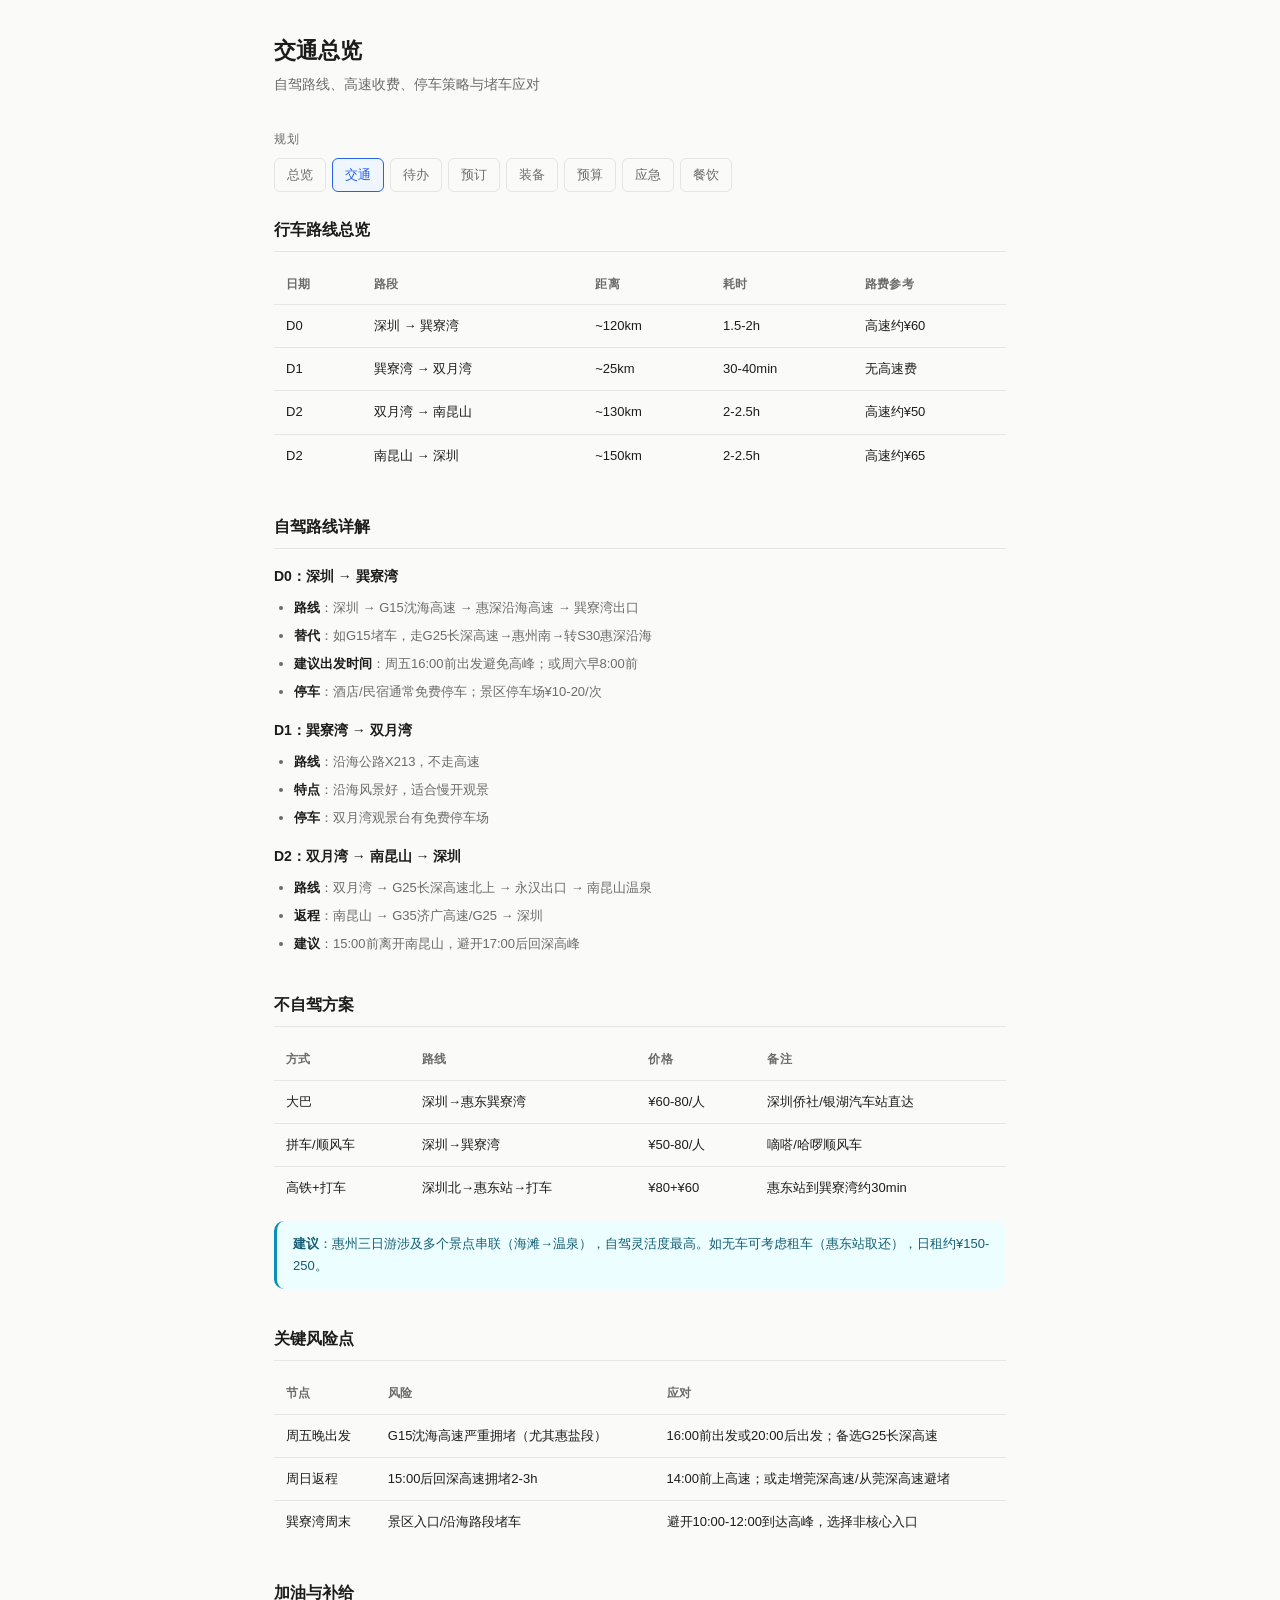
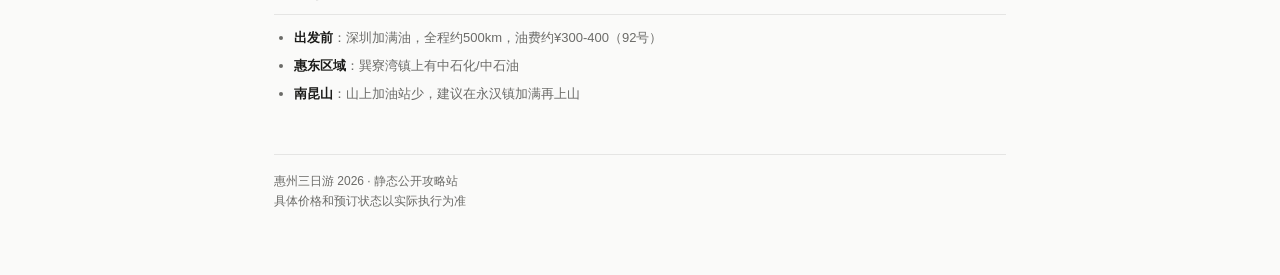
<file: traffic.html>
<!DOCTYPE html>
<html lang="zh-CN">
<head>
  <meta charset="UTF-8">
  <meta name="viewport" content="width=device-width, initial-scale=1.0">
  <title>交通总览 - 惠州三日游</title>
  <link rel="stylesheet" href="style.css">
</head>
<body>
<div class="container">

  <header class="site-header">
    <h1>交通总览</h1>
    <p class="subtitle">自驾路线、高速收费、停车策略与堵车应对</p>
  </header>

  <nav class="nav-section">
    <div class="nav-label">规划</div>
    <div class="nav-pills">
      <a href="index.html">总览</a>
      <a href="traffic.html" class="active">交通</a>
      <a href="todos.html">待办</a>
      <a href="bookings.html">预订</a>
      <a href="gear.html">装备</a>
      <a href="budget.html">预算</a>
      <a href="emergency.html">应急</a>
      <a href="food.html">餐饮</a>
    </div>
  </nav>

  <section class="section">
    <h2>行车路线总览</h2>
    <table>
      <thead>
        <tr><th>日期</th><th>路段</th><th>距离</th><th>耗时</th><th>路费参考</th></tr>
      </thead>
      <tbody>
        <tr>
          <td>D0</td>
          <td>深圳 → 巽寮湾</td>
          <td>~120km</td>
          <td>1.5-2h</td>
          <td>高速约¥60</td>
        </tr>
        <tr>
          <td>D1</td>
          <td>巽寮湾 → 双月湾</td>
          <td>~25km</td>
          <td>30-40min</td>
          <td>无高速费</td>
        </tr>
        <tr>
          <td>D2</td>
          <td>双月湾 → 南昆山</td>
          <td>~130km</td>
          <td>2-2.5h</td>
          <td>高速约¥50</td>
        </tr>
        <tr>
          <td>D2</td>
          <td>南昆山 → 深圳</td>
          <td>~150km</td>
          <td>2-2.5h</td>
          <td>高速约¥65</td>
        </tr>
      </tbody>
    </table>
  </section>

  <section class="section">
    <h2>自驾路线详解</h2>

    <h3>D0：深圳 → 巽寮湾</h3>
    <ul>
      <li><strong>路线</strong>：深圳 → G15沈海高速 → 惠深沿海高速 → 巽寮湾出口</li>
      <li><strong>替代</strong>：如G15堵车，走G25长深高速→惠州南→转S30惠深沿海</li>
      <li><strong>建议出发时间</strong>：周五16:00前出发避免高峰；或周六早8:00前</li>
      <li><strong>停车</strong>：酒店/民宿通常免费停车；景区停车场¥10-20/次</li>
    </ul>

    <h3>D1：巽寮湾 → 双月湾</h3>
    <ul>
      <li><strong>路线</strong>：沿海公路X213，不走高速</li>
      <li><strong>特点</strong>：沿海风景好，适合慢开观景</li>
      <li><strong>停车</strong>：双月湾观景台有免费停车场</li>
    </ul>

    <h3>D2：双月湾 → 南昆山 → 深圳</h3>
    <ul>
      <li><strong>路线</strong>：双月湾 → G25长深高速北上 → 永汉出口 → 南昆山温泉</li>
      <li><strong>返程</strong>：南昆山 → G35济广高速/G25 → 深圳</li>
      <li><strong>建议</strong>：15:00前离开南昆山，避开17:00后回深高峰</li>
    </ul>
  </section>

  <section class="section">
    <h2>不自驾方案</h2>
    <table>
      <thead>
        <tr><th>方式</th><th>路线</th><th>价格</th><th>备注</th></tr>
      </thead>
      <tbody>
        <tr>
          <td>大巴</td>
          <td>深圳→惠东巽寮湾</td>
          <td>¥60-80/人</td>
          <td>深圳侨社/银湖汽车站直达</td>
        </tr>
        <tr>
          <td>拼车/顺风车</td>
          <td>深圳→巽寮湾</td>
          <td>¥50-80/人</td>
          <td>嘀嗒/哈啰顺风车</td>
        </tr>
        <tr>
          <td>高铁+打车</td>
          <td>深圳北→惠东站→打车</td>
          <td>¥80+¥60</td>
          <td>惠东站到巽寮湾约30min</td>
        </tr>
      </tbody>
    </table>
    <div class="alert alert-info">
      <strong>建议</strong>：惠州三日游涉及多个景点串联（海滩→温泉），自驾灵活度最高。如无车可考虑租车（惠东站取还），日租约¥150-250。
    </div>
  </section>

  <section class="section">
    <h2>关键风险点</h2>
    <table>
      <thead>
        <tr><th>节点</th><th>风险</th><th>应对</th></tr>
      </thead>
      <tbody>
        <tr>
          <td>周五晚出发</td>
          <td>G15沈海高速严重拥堵（尤其惠盐段）</td>
          <td>16:00前出发或20:00后出发；备选G25长深高速</td>
        </tr>
        <tr>
          <td>周日返程</td>
          <td>15:00后回深高速拥堵2-3h</td>
          <td>14:00前上高速；或走增莞深高速/从莞深高速避堵</td>
        </tr>
        <tr>
          <td>巽寮湾周末</td>
          <td>景区入口/沿海路段堵车</td>
          <td>避开10:00-12:00到达高峰，选择非核心入口</td>
        </tr>
      </tbody>
    </table>
  </section>

  <section class="section">
    <h2>加油与补给</h2>
    <ul>
      <li><strong>出发前</strong>：深圳加满油，全程约500km，油费约¥300-400（92号）</li>
      <li><strong>惠东区域</strong>：巽寮湾镇上有中石化/中石油</li>
      <li><strong>南昆山</strong>：山上加油站少，建议在永汉镇加满再上山</li>
    </ul>
  </section>

  <footer class="site-footer">
    <p>惠州三日游 2026 · 静态公开攻略站</p>
    <p>具体价格和预订状态以实际执行为准</p>
  </footer>

</div>
</body>
</html>
</file>
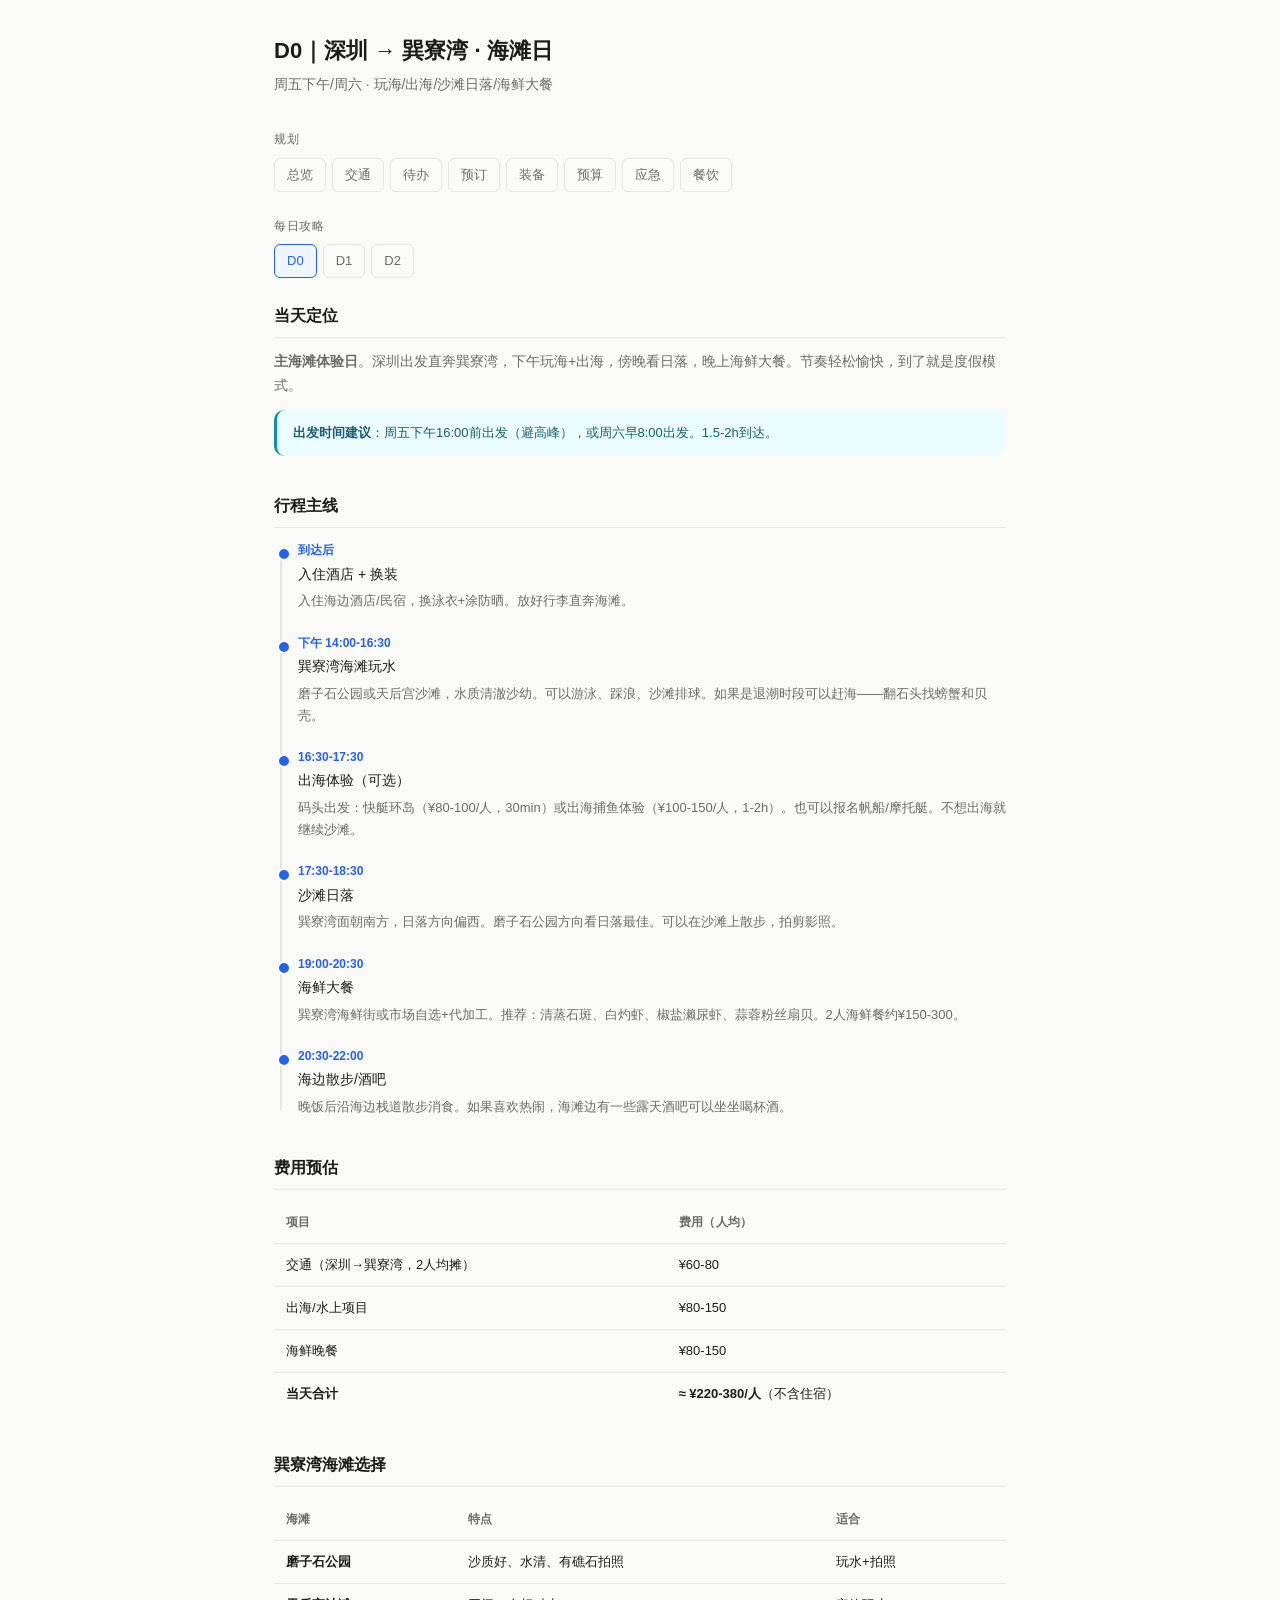
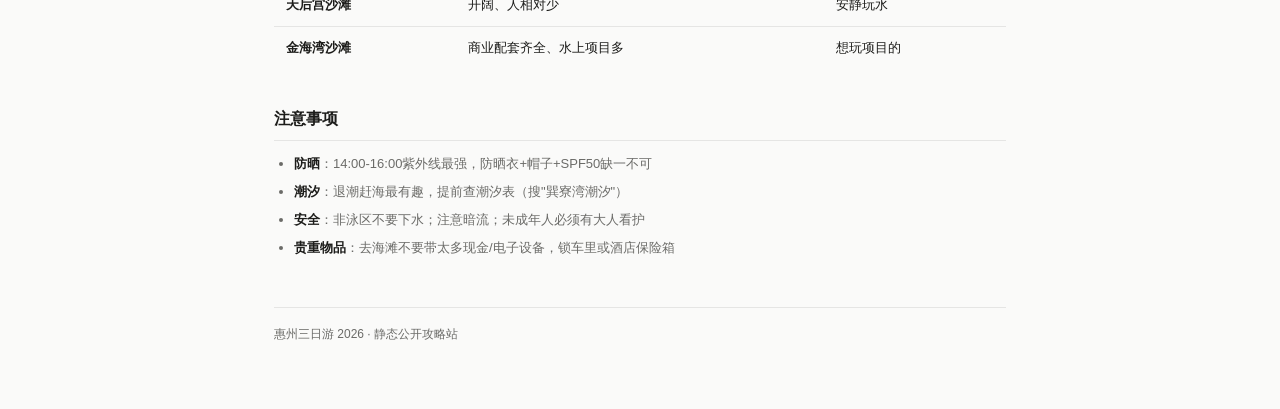
<file: days/d0.html>
<!DOCTYPE html>
<html lang="zh-CN">
<head>
  <meta charset="UTF-8">
  <meta name="viewport" content="width=device-width, initial-scale=1.0">
  <title>D0｜深圳 → 巽寮湾 · 海滩日 - 惠州三日游</title>
  <link rel="stylesheet" href="../style.css">
</head>
<body>
<div class="container">

  <header class="site-header">
    <h1>D0｜深圳 → 巽寮湾 · 海滩日</h1>
    <p class="subtitle">周五下午/周六 · 玩海/出海/沙滩日落/海鲜大餐</p>
  </header>

  <nav class="nav-section">
    <div class="nav-label">规划</div>
    <div class="nav-pills">
      <a href="../index.html">总览</a>
      <a href="../traffic.html">交通</a>
      <a href="../todos.html">待办</a>
      <a href="../bookings.html">预订</a>
      <a href="../gear.html">装备</a>
      <a href="../budget.html">预算</a>
      <a href="../emergency.html">应急</a>
      <a href="../food.html">餐饮</a>
    </div>
  </nav>

  <nav class="nav-section">
    <div class="nav-label">每日攻略</div>
    <div class="nav-pills">
      <a href="d0.html" class="active">D0</a>
      <a href="d1.html">D1</a>
      <a href="d2.html">D2</a>
    </div>
  </nav>

  <section class="section">
    <h2>当天定位</h2>
    <p style="font-size: 14px; color: var(--text-secondary);">
      <strong>主海滩体验日</strong>。深圳出发直奔巽寮湾，下午玩海+出海，傍晚看日落，晚上海鲜大餐。节奏轻松愉快，到了就是度假模式。
    </p>
    <div class="alert alert-info">
      <strong>出发时间建议</strong>：周五下午16:00前出发（避高峰），或周六早8:00出发。1.5-2h到达。
    </div>
  </section>

  <section class="section">
    <h2>行程主线</h2>
    <div class="timeline">
      <div class="timeline-item">
        <div class="time">到达后</div>
        <div class="activity">入住酒店 + 换装</div>
        <div class="detail">入住海边酒店/民宿，换泳衣+涂防晒。放好行李直奔海滩。</div>
      </div>
      <div class="timeline-item">
        <div class="time">下午 14:00-16:30</div>
        <div class="activity">巽寮湾海滩玩水</div>
        <div class="detail">磨子石公园或天后宫沙滩，水质清澈沙幼。可以游泳、踩浪、沙滩排球。如果是退潮时段可以赶海——翻石头找螃蟹和贝壳。</div>
      </div>
      <div class="timeline-item">
        <div class="time">16:30-17:30</div>
        <div class="activity">出海体验（可选）</div>
        <div class="detail">码头出发：快艇环岛（¥80-100/人，30min）或出海捕鱼体验（¥100-150/人，1-2h）。也可以报名帆船/摩托艇。不想出海就继续沙滩。</div>
      </div>
      <div class="timeline-item">
        <div class="time">17:30-18:30</div>
        <div class="activity">沙滩日落</div>
        <div class="detail">巽寮湾面朝南方，日落方向偏西。磨子石公园方向看日落最佳。可以在沙滩上散步，拍剪影照。</div>
      </div>
      <div class="timeline-item">
        <div class="time">19:00-20:30</div>
        <div class="activity">海鲜大餐</div>
        <div class="detail">巽寮湾海鲜街或市场自选+代加工。推荐：清蒸石斑、白灼虾、椒盐濑尿虾、蒜蓉粉丝扇贝。2人海鲜餐约¥150-300。</div>
      </div>
      <div class="timeline-item">
        <div class="time">20:30-22:00</div>
        <div class="activity">海边散步/酒吧</div>
        <div class="detail">晚饭后沿海边栈道散步消食。如果喜欢热闹，海滩边有一些露天酒吧可以坐坐喝杯酒。</div>
      </div>
    </div>
  </section>

  <section class="section">
    <h2>费用预估</h2>
    <table>
      <thead><tr><th>项目</th><th>费用（人均）</th></tr></thead>
      <tbody>
        <tr><td>交通（深圳→巽寮湾，2人均摊）</td><td>¥60-80</td></tr>
        <tr><td>出海/水上项目</td><td>¥80-150</td></tr>
        <tr><td>海鲜晚餐</td><td>¥80-150</td></tr>
        <tr><td><strong>当天合计</strong></td><td><strong>≈ ¥220-380/人</strong>（不含住宿）</td></tr>
      </tbody>
    </table>
  </section>

  <section class="section">
    <h2>巽寮湾海滩选择</h2>
    <table>
      <thead><tr><th>海滩</th><th>特点</th><th>适合</th></tr></thead>
      <tbody>
        <tr><td><strong>磨子石公园</strong></td><td>沙质好、水清、有礁石拍照</td><td>玩水+拍照</td></tr>
        <tr><td><strong>天后宫沙滩</strong></td><td>开阔、人相对少</td><td>安静玩水</td></tr>
        <tr><td><strong>金海湾沙滩</strong></td><td>商业配套齐全、水上项目多</td><td>想玩项目的</td></tr>
      </tbody>
    </table>
  </section>

  <section class="section">
    <h2>注意事项</h2>
    <ul>
      <li><strong>防晒</strong>：14:00-16:00紫外线最强，防晒衣+帽子+SPF50缺一不可</li>
      <li><strong>潮汐</strong>：退潮赶海最有趣，提前查潮汐表（搜"巽寮湾潮汐"）</li>
      <li><strong>安全</strong>：非泳区不要下水；注意暗流；未成年人必须有大人看护</li>
      <li><strong>贵重物品</strong>：去海滩不要带太多现金/电子设备，锁车里或酒店保险箱</li>
    </ul>
  </section>

  <footer class="site-footer">
    <p>惠州三日游 2026 · 静态公开攻略站</p>
  </footer>

</div>
</body>
</html>
</file>
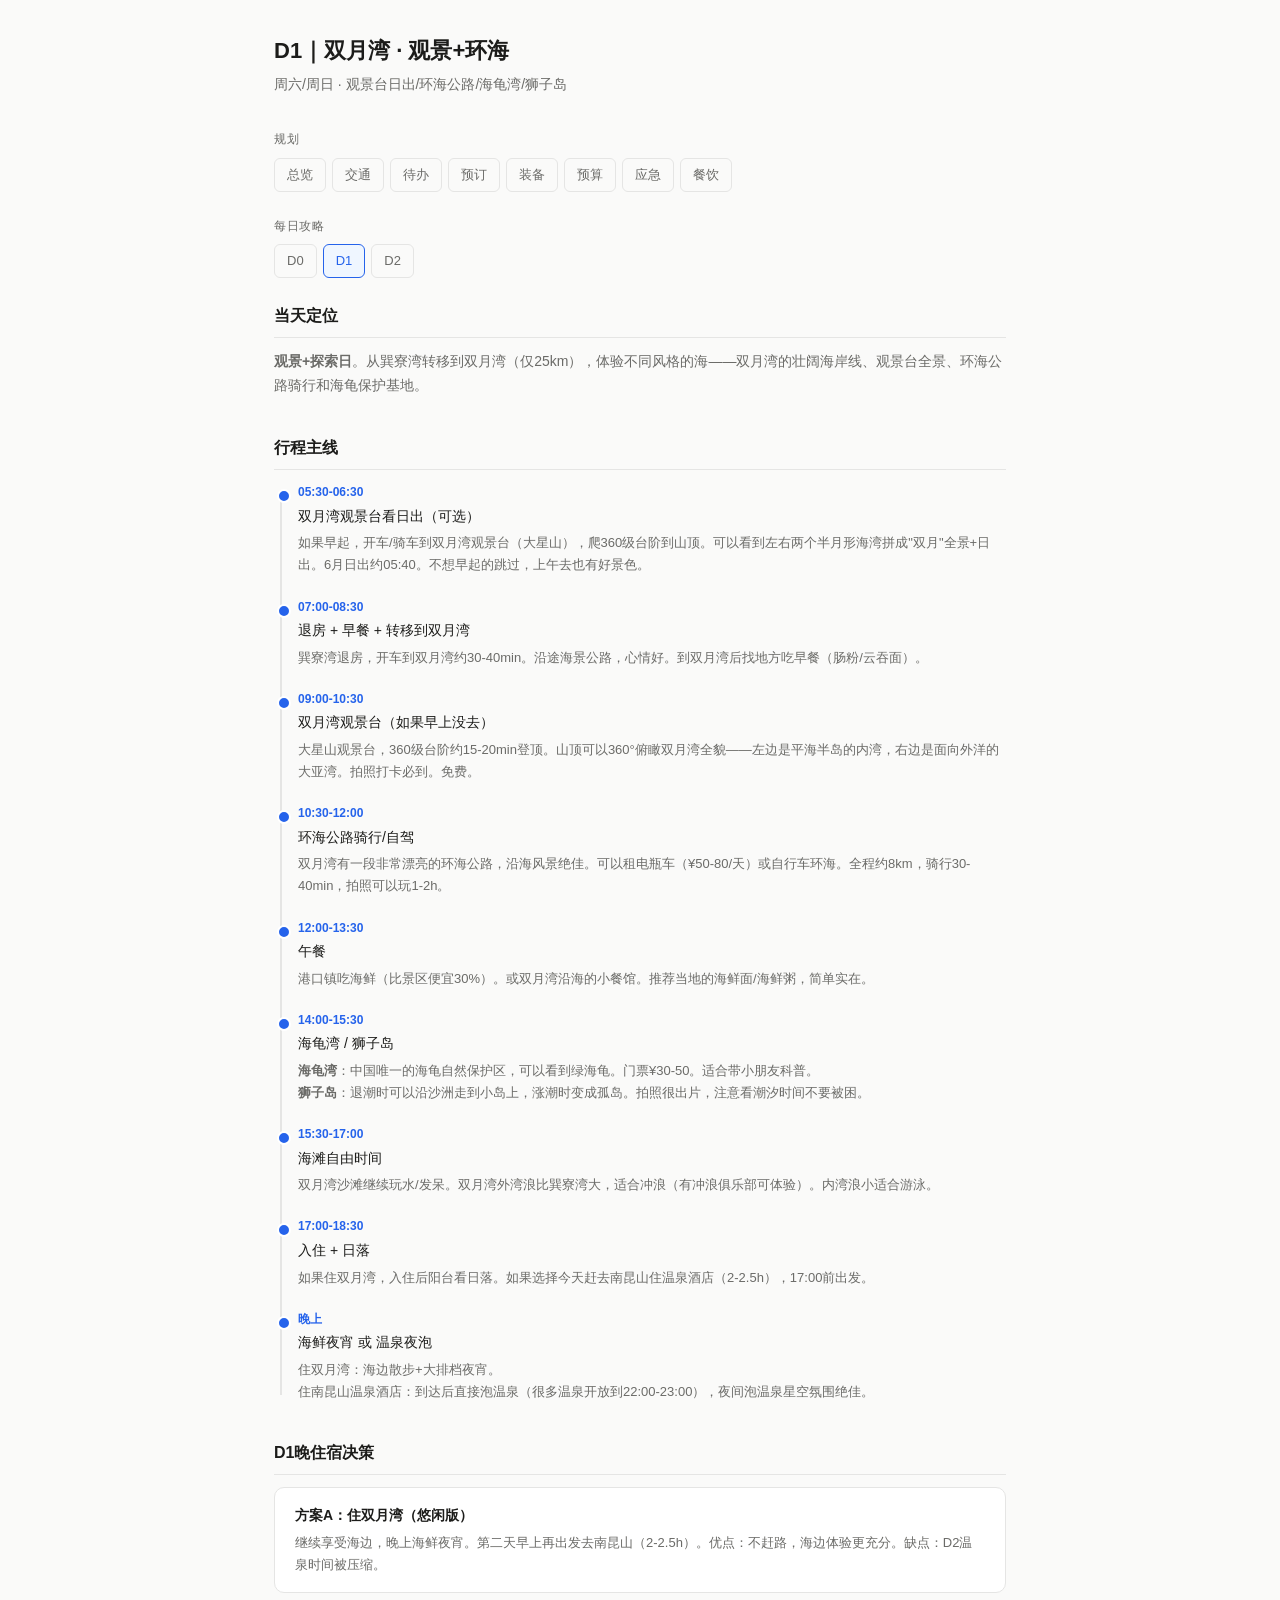
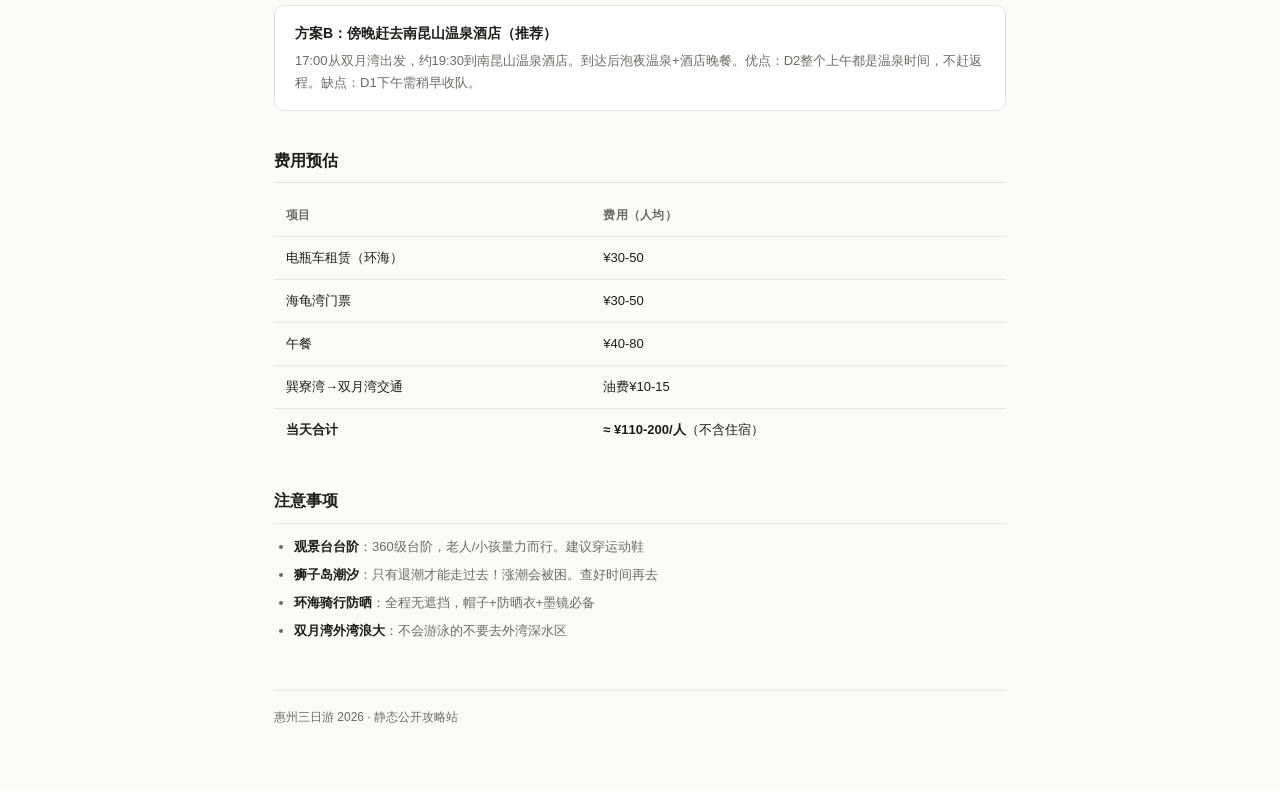
<file: days/d1.html>
<!DOCTYPE html>
<html lang="zh-CN">
<head>
  <meta charset="UTF-8">
  <meta name="viewport" content="width=device-width, initial-scale=1.0">
  <title>D1｜双月湾 · 观景+环海 - 惠州三日游</title>
  <link rel="stylesheet" href="../style.css">
</head>
<body>
<div class="container">

  <header class="site-header">
    <h1>D1｜双月湾 · 观景+环海</h1>
    <p class="subtitle">周六/周日 · 观景台日出/环海公路/海龟湾/狮子岛</p>
  </header>

  <nav class="nav-section">
    <div class="nav-label">规划</div>
    <div class="nav-pills">
      <a href="../index.html">总览</a>
      <a href="../traffic.html">交通</a>
      <a href="../todos.html">待办</a>
      <a href="../bookings.html">预订</a>
      <a href="../gear.html">装备</a>
      <a href="../budget.html">预算</a>
      <a href="../emergency.html">应急</a>
      <a href="../food.html">餐饮</a>
    </div>
  </nav>

  <nav class="nav-section">
    <div class="nav-label">每日攻略</div>
    <div class="nav-pills">
      <a href="d0.html">D0</a>
      <a href="d1.html" class="active">D1</a>
      <a href="d2.html">D2</a>
    </div>
  </nav>

  <section class="section">
    <h2>当天定位</h2>
    <p style="font-size: 14px; color: var(--text-secondary);">
      <strong>观景+探索日</strong>。从巽寮湾转移到双月湾（仅25km），体验不同风格的海——双月湾的壮阔海岸线、观景台全景、环海公路骑行和海龟保护基地。
    </p>
  </section>

  <section class="section">
    <h2>行程主线</h2>
    <div class="timeline">
      <div class="timeline-item">
        <div class="time">05:30-06:30</div>
        <div class="activity">双月湾观景台看日出（可选）</div>
        <div class="detail">如果早起，开车/骑车到双月湾观景台（大星山），爬360级台阶到山顶。可以看到左右两个半月形海湾拼成"双月"全景+日出。6月日出约05:40。不想早起的跳过，上午去也有好景色。</div>
      </div>
      <div class="timeline-item">
        <div class="time">07:00-08:30</div>
        <div class="activity">退房 + 早餐 + 转移到双月湾</div>
        <div class="detail">巽寮湾退房，开车到双月湾约30-40min。沿途海景公路，心情好。到双月湾后找地方吃早餐（肠粉/云吞面）。</div>
      </div>
      <div class="timeline-item">
        <div class="time">09:00-10:30</div>
        <div class="activity">双月湾观景台（如果早上没去）</div>
        <div class="detail">大星山观景台，360级台阶约15-20min登顶。山顶可以360°俯瞰双月湾全貌——左边是平海半岛的内湾，右边是面向外洋的大亚湾。拍照打卡必到。免费。</div>
      </div>
      <div class="timeline-item">
        <div class="time">10:30-12:00</div>
        <div class="activity">环海公路骑行/自驾</div>
        <div class="detail">双月湾有一段非常漂亮的环海公路，沿海风景绝佳。可以租电瓶车（¥50-80/天）或自行车环海。全程约8km，骑行30-40min，拍照可以玩1-2h。</div>
      </div>
      <div class="timeline-item">
        <div class="time">12:00-13:30</div>
        <div class="activity">午餐</div>
        <div class="detail">港口镇吃海鲜（比景区便宜30%）。或双月湾沿海的小餐馆。推荐当地的海鲜面/海鲜粥，简单实在。</div>
      </div>
      <div class="timeline-item">
        <div class="time">14:00-15:30</div>
        <div class="activity">海龟湾 / 狮子岛</div>
        <div class="detail"><strong>海龟湾</strong>：中国唯一的海龟自然保护区，可以看到绿海龟。门票¥30-50。适合带小朋友科普。<br><strong>狮子岛</strong>：退潮时可以沿沙洲走到小岛上，涨潮时变成孤岛。拍照很出片，注意看潮汐时间不要被困。</div>
      </div>
      <div class="timeline-item">
        <div class="time">15:30-17:00</div>
        <div class="activity">海滩自由时间</div>
        <div class="detail">双月湾沙滩继续玩水/发呆。双月湾外湾浪比巽寮湾大，适合冲浪（有冲浪俱乐部可体验）。内湾浪小适合游泳。</div>
      </div>
      <div class="timeline-item">
        <div class="time">17:00-18:30</div>
        <div class="activity">入住 + 日落</div>
        <div class="detail">如果住双月湾，入住后阳台看日落。如果选择今天赶去南昆山住温泉酒店（2-2.5h），17:00前出发。</div>
      </div>
      <div class="timeline-item">
        <div class="time">晚上</div>
        <div class="activity">海鲜夜宵 或 温泉夜泡</div>
        <div class="detail">住双月湾：海边散步+大排档夜宵。<br>住南昆山温泉酒店：到达后直接泡温泉（很多温泉开放到22:00-23:00），夜间泡温泉星空氛围绝佳。</div>
      </div>
    </div>
  </section>

  <section class="section">
    <h2>D1晚住宿决策</h2>
    <div class="card">
      <div class="card-title">方案A：住双月湾（悠闲版）</div>
      <div class="card-desc">继续享受海边，晚上海鲜夜宵。第二天早上再出发去南昆山（2-2.5h）。优点：不赶路，海边体验更充分。缺点：D2温泉时间被压缩。</div>
    </div>
    <div class="card">
      <div class="card-title">方案B：傍晚赶去南昆山温泉酒店（推荐）</div>
      <div class="card-desc">17:00从双月湾出发，约19:30到南昆山温泉酒店。到达后泡夜温泉+酒店晚餐。优点：D2整个上午都是温泉时间，不赶返程。缺点：D1下午需稍早收队。</div>
    </div>
  </section>

  <section class="section">
    <h2>费用预估</h2>
    <table>
      <thead><tr><th>项目</th><th>费用（人均）</th></tr></thead>
      <tbody>
        <tr><td>电瓶车租赁（环海）</td><td>¥30-50</td></tr>
        <tr><td>海龟湾门票</td><td>¥30-50</td></tr>
        <tr><td>午餐</td><td>¥40-80</td></tr>
        <tr><td>巽寮湾→双月湾交通</td><td>油费¥10-15</td></tr>
        <tr><td><strong>当天合计</strong></td><td><strong>≈ ¥110-200/人</strong>（不含住宿）</td></tr>
      </tbody>
    </table>
  </section>

  <section class="section">
    <h2>注意事项</h2>
    <ul>
      <li><strong>观景台台阶</strong>：360级台阶，老人/小孩量力而行。建议穿运动鞋</li>
      <li><strong>狮子岛潮汐</strong>：只有退潮才能走过去！涨潮会被困。查好时间再去</li>
      <li><strong>环海骑行防晒</strong>：全程无遮挡，帽子+防晒衣+墨镜必备</li>
      <li><strong>双月湾外湾浪大</strong>：不会游泳的不要去外湾深水区</li>
    </ul>
  </section>

  <footer class="site-footer">
    <p>惠州三日游 2026 · 静态公开攻略站</p>
  </footer>

</div>
</body>
</html>
</file>
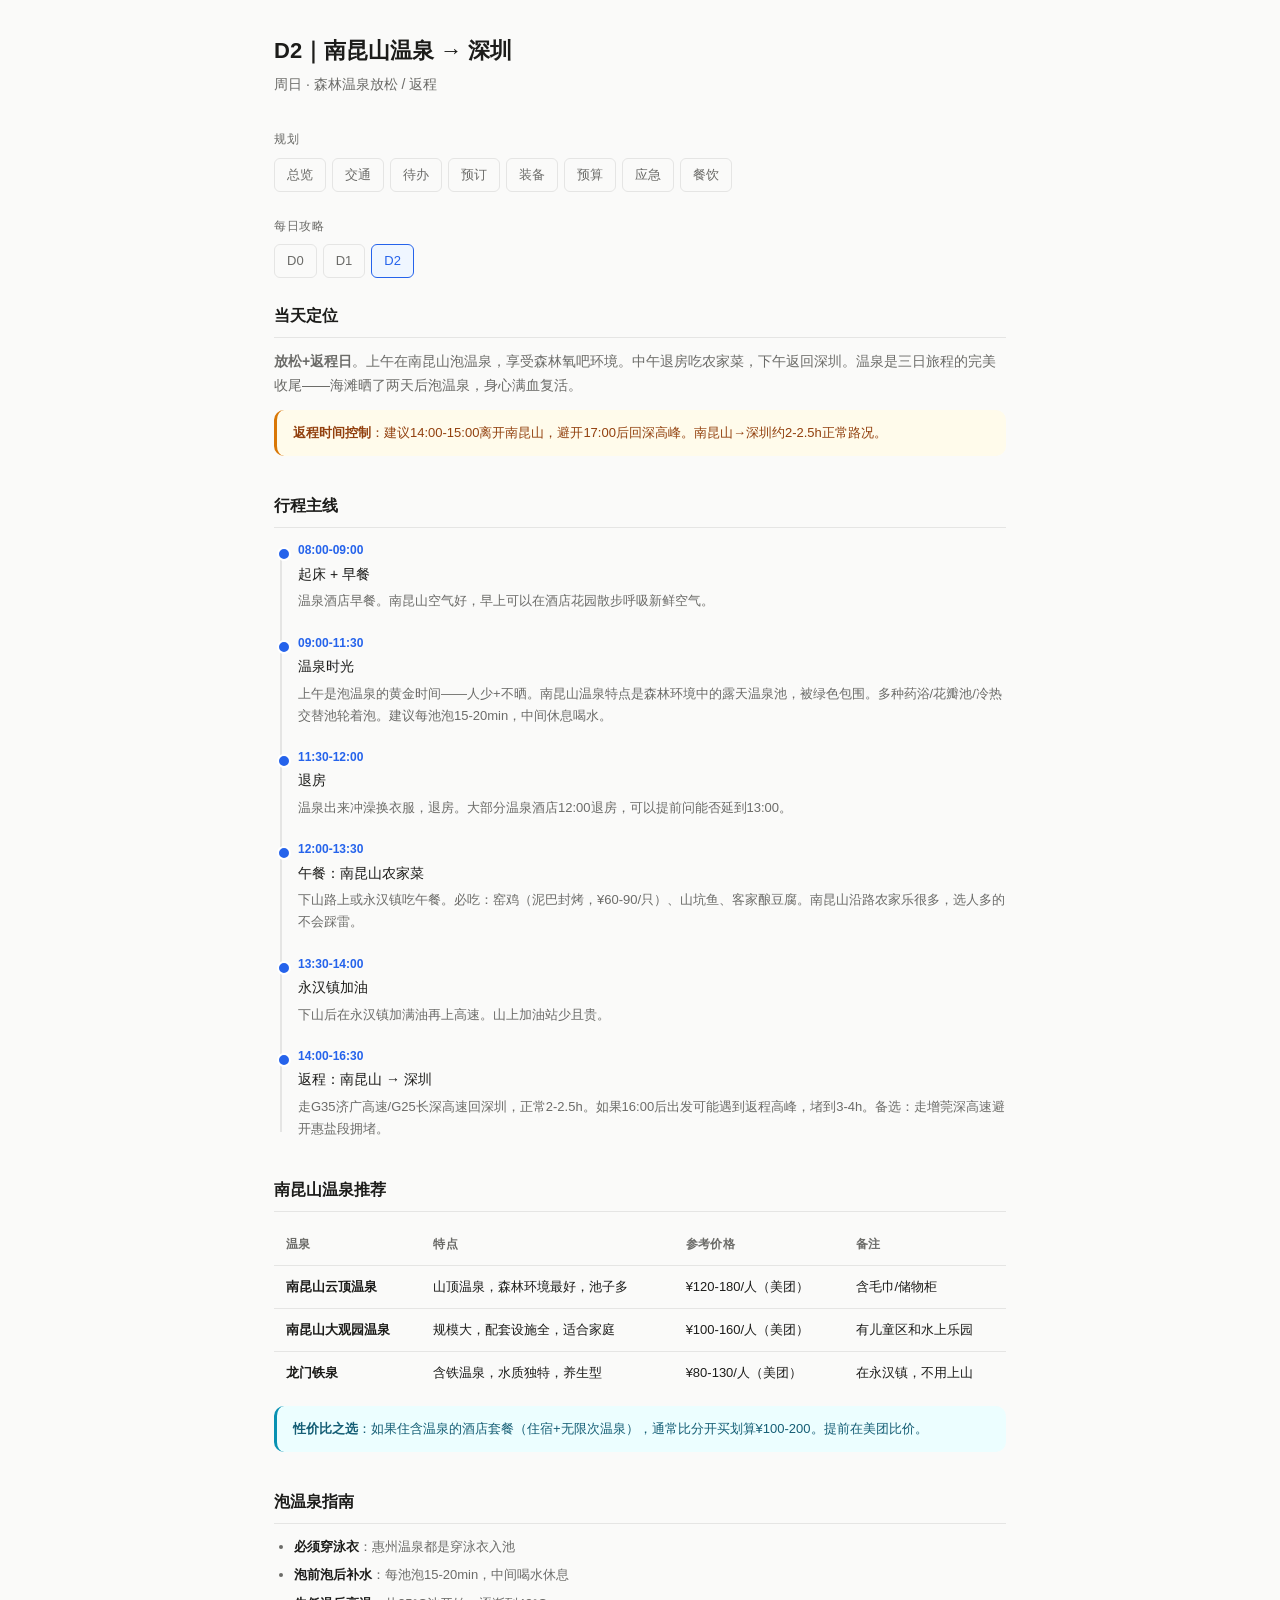
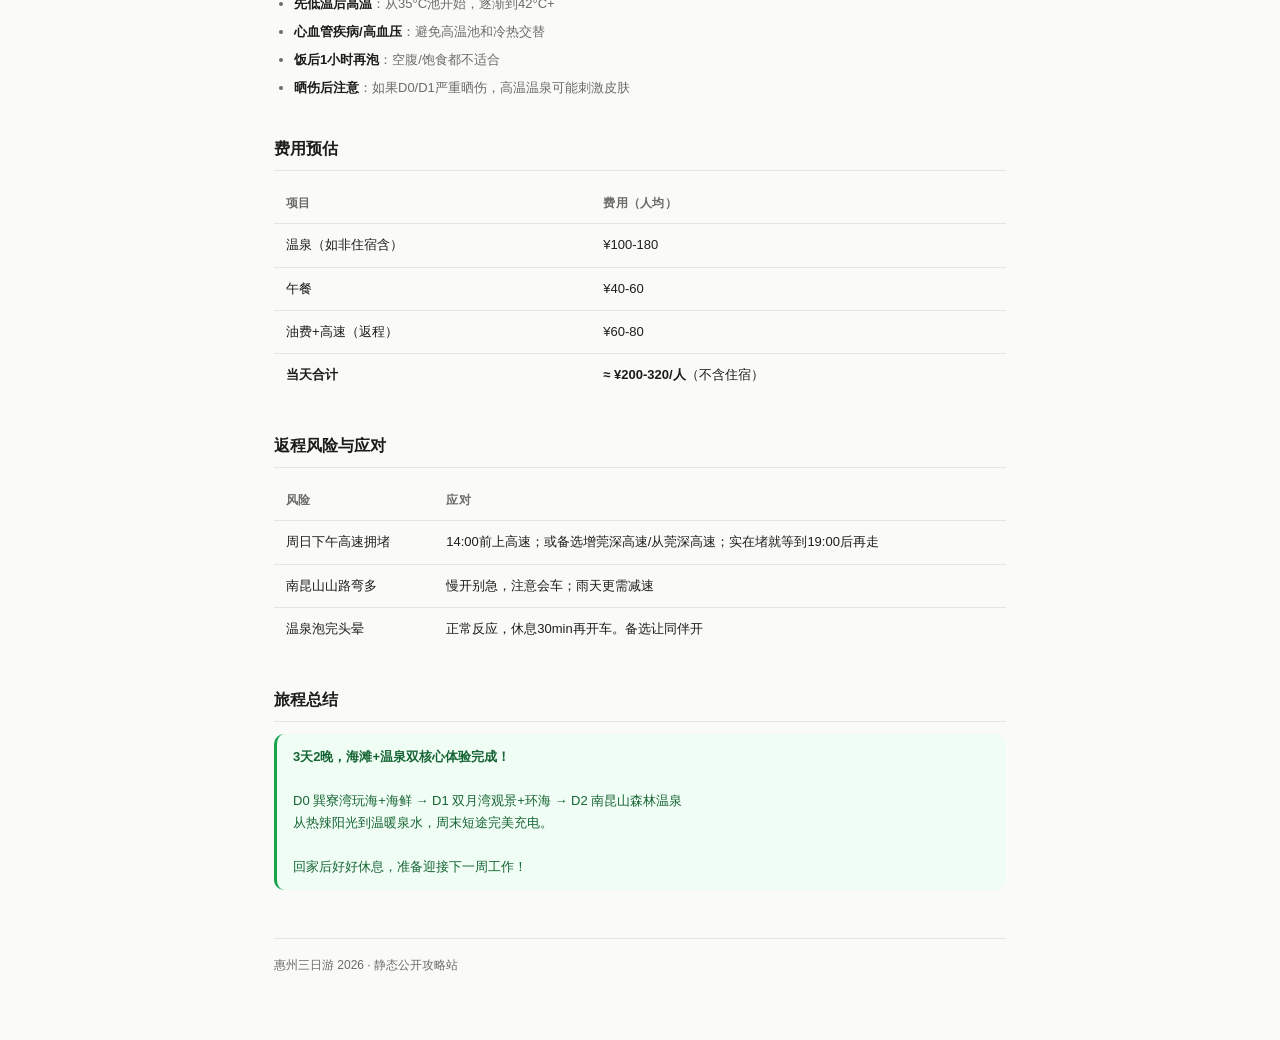
<file: days/d2.html>
<!DOCTYPE html>
<html lang="zh-CN">
<head>
  <meta charset="UTF-8">
  <meta name="viewport" content="width=device-width, initial-scale=1.0">
  <title>D2｜南昆山温泉 → 深圳 - 惠州三日游</title>
  <link rel="stylesheet" href="../style.css">
</head>
<body>
<div class="container">

  <header class="site-header">
    <h1>D2｜南昆山温泉 → 深圳</h1>
    <p class="subtitle">周日 · 森林温泉放松 / 返程</p>
  </header>

  <nav class="nav-section">
    <div class="nav-label">规划</div>
    <div class="nav-pills">
      <a href="../index.html">总览</a>
      <a href="../traffic.html">交通</a>
      <a href="../todos.html">待办</a>
      <a href="../bookings.html">预订</a>
      <a href="../gear.html">装备</a>
      <a href="../budget.html">预算</a>
      <a href="../emergency.html">应急</a>
      <a href="../food.html">餐饮</a>
    </div>
  </nav>

  <nav class="nav-section">
    <div class="nav-label">每日攻略</div>
    <div class="nav-pills">
      <a href="d0.html">D0</a>
      <a href="d1.html">D1</a>
      <a href="d2.html" class="active">D2</a>
    </div>
  </nav>

  <section class="section">
    <h2>当天定位</h2>
    <p style="font-size: 14px; color: var(--text-secondary);">
      <strong>放松+返程日</strong>。上午在南昆山泡温泉，享受森林氧吧环境。中午退房吃农家菜，下午返回深圳。温泉是三日旅程的完美收尾——海滩晒了两天后泡温泉，身心满血复活。
    </p>
    <div class="alert alert-warning">
      <strong>返程时间控制</strong>：建议14:00-15:00离开南昆山，避开17:00后回深高峰。南昆山→深圳约2-2.5h正常路况。
    </div>
  </section>

  <section class="section">
    <h2>行程主线</h2>
    <div class="timeline">
      <div class="timeline-item">
        <div class="time">08:00-09:00</div>
        <div class="activity">起床 + 早餐</div>
        <div class="detail">温泉酒店早餐。南昆山空气好，早上可以在酒店花园散步呼吸新鲜空气。</div>
      </div>
      <div class="timeline-item">
        <div class="time">09:00-11:30</div>
        <div class="activity">温泉时光</div>
        <div class="detail">上午是泡温泉的黄金时间——人少+不晒。南昆山温泉特点是森林环境中的露天温泉池，被绿色包围。多种药浴/花瓣池/冷热交替池轮着泡。建议每池泡15-20min，中间休息喝水。</div>
      </div>
      <div class="timeline-item">
        <div class="time">11:30-12:00</div>
        <div class="activity">退房</div>
        <div class="detail">温泉出来冲澡换衣服，退房。大部分温泉酒店12:00退房，可以提前问能否延到13:00。</div>
      </div>
      <div class="timeline-item">
        <div class="time">12:00-13:30</div>
        <div class="activity">午餐：南昆山农家菜</div>
        <div class="detail">下山路上或永汉镇吃午餐。必吃：窑鸡（泥巴封烤，¥60-90/只）、山坑鱼、客家酿豆腐。南昆山沿路农家乐很多，选人多的不会踩雷。</div>
      </div>
      <div class="timeline-item">
        <div class="time">13:30-14:00</div>
        <div class="activity">永汉镇加油</div>
        <div class="detail">下山后在永汉镇加满油再上高速。山上加油站少且贵。</div>
      </div>
      <div class="timeline-item">
        <div class="time">14:00-16:30</div>
        <div class="activity">返程：南昆山 → 深圳</div>
        <div class="detail">走G35济广高速/G25长深高速回深圳，正常2-2.5h。如果16:00后出发可能遇到返程高峰，堵到3-4h。备选：走增莞深高速避开惠盐段拥堵。</div>
      </div>
    </div>
  </section>

  <section class="section">
    <h2>南昆山温泉推荐</h2>
    <table>
      <thead><tr><th>温泉</th><th>特点</th><th>参考价格</th><th>备注</th></tr></thead>
      <tbody>
        <tr>
          <td><strong>南昆山云顶温泉</strong></td>
          <td>山顶温泉，森林环境最好，池子多</td>
          <td>¥120-180/人（美团）</td>
          <td>含毛巾/储物柜</td>
        </tr>
        <tr>
          <td><strong>南昆山大观园温泉</strong></td>
          <td>规模大，配套设施全，适合家庭</td>
          <td>¥100-160/人（美团）</td>
          <td>有儿童区和水上乐园</td>
        </tr>
        <tr>
          <td><strong>龙门铁泉</strong></td>
          <td>含铁温泉，水质独特，养生型</td>
          <td>¥80-130/人（美团）</td>
          <td>在永汉镇，不用上山</td>
        </tr>
      </tbody>
    </table>
    <div class="alert alert-info">
      <strong>性价比之选</strong>：如果住含温泉的酒店套餐（住宿+无限次温泉），通常比分开买划算¥100-200。提前在美团比价。
    </div>
  </section>

  <section class="section">
    <h2>泡温泉指南</h2>
    <ul>
      <li><strong>必须穿泳衣</strong>：惠州温泉都是穿泳衣入池</li>
      <li><strong>泡前泡后补水</strong>：每池泡15-20min，中间喝水休息</li>
      <li><strong>先低温后高温</strong>：从35°C池开始，逐渐到42°C+</li>
      <li><strong>心血管疾病/高血压</strong>：避免高温池和冷热交替</li>
      <li><strong>饭后1小时再泡</strong>：空腹/饱食都不适合</li>
      <li><strong>晒伤后注意</strong>：如果D0/D1严重晒伤，高温温泉可能刺激皮肤</li>
    </ul>
  </section>

  <section class="section">
    <h2>费用预估</h2>
    <table>
      <thead><tr><th>项目</th><th>费用（人均）</th></tr></thead>
      <tbody>
        <tr><td>温泉（如非住宿含）</td><td>¥100-180</td></tr>
        <tr><td>午餐</td><td>¥40-60</td></tr>
        <tr><td>油费+高速（返程）</td><td>¥60-80</td></tr>
        <tr><td><strong>当天合计</strong></td><td><strong>≈ ¥200-320/人</strong>（不含住宿）</td></tr>
      </tbody>
    </table>
  </section>

  <section class="section">
    <h2>返程风险与应对</h2>
    <table>
      <thead><tr><th>风险</th><th>应对</th></tr></thead>
      <tbody>
        <tr>
          <td>周日下午高速拥堵</td>
          <td>14:00前上高速；或备选增莞深高速/从莞深高速；实在堵就等到19:00后再走</td>
        </tr>
        <tr>
          <td>南昆山山路弯多</td>
          <td>慢开别急，注意会车；雨天更需减速</td>
        </tr>
        <tr>
          <td>温泉泡完头晕</td>
          <td>正常反应，休息30min再开车。备选让同伴开</td>
        </tr>
      </tbody>
    </table>
  </section>

  <section class="section">
    <h2>旅程总结</h2>
    <div class="alert alert-success">
      <strong>3天2晚，海滩+温泉双核心体验完成！</strong><br><br>
      D0 巽寮湾玩海+海鲜 → D1 双月湾观景+环海 → D2 南昆山森林温泉<br>
      从热辣阳光到温暖泉水，周末短途完美充电。<br><br>
      回家后好好休息，准备迎接下一周工作！
    </div>
  </section>

  <footer class="site-footer">
    <p>惠州三日游 2026 · 静态公开攻略站</p>
  </footer>

</div>
</body>
</html>
</file>
<file: style.css>
/* Travel Planner · Static Guide Site Template */
/* 使用说明：复制此文件到项目根目录作为 style.css */
/* 替换 CSS 变量中的 accent 颜色可快速换主题 */

:root {
  /* 主题色 - 可替换 */
  --bg: #fafaf9;
  --card: #ffffff;
  --border: #e5e5e4;
  --text: #1c1c1a;
  --text-secondary: #6b6b68;
  --accent: #2563eb;
  --accent-light: #eff6ff;

  /* 语义色 - 通常不需要改 */
  --success: #16a34a;
  --success-light: #f0fdf4;
  --warning: #d97706;
  --warning-light: #fffbeb;
  --danger: #dc2626;
  --danger-light: #fef2f2;
  --info: #0891b2;
  --info-light: #ecfeff;

  /* 布局 */
  --radius: 10px;
  --font: -apple-system, BlinkMacSystemFont, "Segoe UI", Roboto, "Noto Sans SC", sans-serif;
}

* { margin: 0; padding: 0; box-sizing: border-box; }

body {
  font-family: var(--font);
  background: var(--bg);
  color: var(--text);
  line-height: 1.7;
  padding: 0;
}

.container {
  max-width: 780px;
  margin: 0 auto;
  padding: 32px 24px 64px;
}

/* === Header === */
.site-header {
  margin-bottom: 32px;
}

.site-header h1 {
  font-size: 22px;
  font-weight: 600;
  margin-bottom: 4px;
}

.site-header .subtitle {
  font-size: 14px;
  color: var(--text-secondary);
}

/* === Navigation === */
.nav-section {
  margin-bottom: 24px;
}

.nav-section .nav-label {
  font-size: 12px;
  color: var(--text-secondary);
  text-transform: uppercase;
  letter-spacing: 0.5px;
  margin-bottom: 8px;
  font-weight: 500;
}

.nav-pills {
  display: flex;
  flex-wrap: wrap;
  gap: 6px;
}

.nav-pills a {
  display: inline-block;
  padding: 5px 12px;
  font-size: 13px;
  color: var(--text-secondary);
  text-decoration: none;
  border: 1px solid var(--border);
  border-radius: 6px;
  transition: all 0.15s;
}

.nav-pills a:hover {
  color: var(--accent);
  border-color: var(--accent);
  background: var(--accent-light);
}

.nav-pills a.active {
  color: var(--accent);
  border-color: var(--accent);
  background: var(--accent-light);
  font-weight: 500;
}

/* === Sections === */
.section {
  margin-bottom: 36px;
}

.section h2 {
  font-size: 16px;
  font-weight: 600;
  margin-bottom: 12px;
  padding-bottom: 8px;
  border-bottom: 1px solid var(--border);
}

.section h3 {
  font-size: 14px;
  font-weight: 600;
  margin: 16px 0 8px;
}

/* === Cards === */
.card {
  background: var(--card);
  border: 1px solid var(--border);
  border-radius: var(--radius);
  padding: 16px 20px;
  margin-bottom: 12px;
}

.card-grid {
  display: grid;
  grid-template-columns: repeat(auto-fit, minmax(200px, 1fr));
  gap: 12px;
  margin-bottom: 16px;
}

.card .card-title {
  font-size: 14px;
  font-weight: 600;
  margin-bottom: 4px;
}

.card .card-desc {
  font-size: 13px;
  color: var(--text-secondary);
}

/* === Day Cards (index page) === */
.day-card {
  display: block;
  background: var(--card);
  border: 1px solid var(--border);
  border-radius: var(--radius);
  padding: 14px 20px;
  margin-bottom: 8px;
  text-decoration: none;
  color: inherit;
  transition: all 0.15s;
}

.day-card:hover {
  border-color: var(--accent);
  box-shadow: 0 2px 8px rgba(37, 99, 235, 0.08);
}

.day-card .day-tag {
  display: inline-block;
  font-size: 12px;
  font-weight: 600;
  color: var(--accent);
  background: var(--accent-light);
  padding: 2px 8px;
  border-radius: 4px;
  margin-right: 8px;
}

.day-card .day-title {
  font-size: 14px;
  font-weight: 500;
}

.day-card .day-subtitle {
  font-size: 13px;
  color: var(--text-secondary);
  margin-top: 4px;
}

/* === Tables === */
table {
  width: 100%;
  border-collapse: collapse;
  font-size: 13px;
  margin: 12px 0;
}

th, td {
  padding: 10px 12px;
  text-align: left;
  border-bottom: 1px solid var(--border);
}

th {
  font-weight: 600;
  font-size: 12px;
  color: var(--text-secondary);
  text-transform: uppercase;
  letter-spacing: 0.3px;
  background: var(--bg);
}

tr:last-child td {
  border-bottom: none;
}

/* === Status Badges === */
.badge {
  display: inline-block;
  font-size: 11px;
  font-weight: 500;
  padding: 2px 8px;
  border-radius: 4px;
}

.badge-confirmed { background: var(--success-light); color: var(--success); }
.badge-pending { background: var(--warning-light); color: var(--warning); }
.badge-risk { background: var(--danger-light); color: var(--danger); }
.badge-info { background: var(--info-light); color: var(--info); }

/* === Timeline (day pages) === */
.timeline {
  position: relative;
  padding-left: 24px;
}

.timeline::before {
  content: '';
  position: absolute;
  left: 6px;
  top: 8px;
  bottom: 8px;
  width: 2px;
  background: var(--border);
}

.timeline-item {
  position: relative;
  margin-bottom: 20px;
}

.timeline-item::before {
  content: '';
  position: absolute;
  left: -21px;
  top: 7px;
  width: 10px;
  height: 10px;
  border-radius: 50%;
  background: var(--accent);
  border: 2px solid var(--card);
}

.timeline-item .time {
  font-size: 12px;
  font-weight: 600;
  color: var(--accent);
  margin-bottom: 2px;
}

.timeline-item .activity {
  font-size: 14px;
  font-weight: 500;
  margin-bottom: 4px;
}

.timeline-item .detail {
  font-size: 13px;
  color: var(--text-secondary);
}

/* === Alert Boxes === */
.alert {
  padding: 12px 16px;
  border-radius: var(--radius);
  font-size: 13px;
  margin: 12px 0;
  border-left: 3px solid;
}

.alert-warning {
  background: var(--warning-light);
  border-color: var(--warning);
  color: #92400e;
}

.alert-danger {
  background: var(--danger-light);
  border-color: var(--danger);
  color: #991b1b;
}

.alert-info {
  background: var(--info-light);
  border-color: var(--info);
  color: #155e75;
}

.alert-success {
  background: var(--success-light);
  border-color: var(--success);
  color: #166534;
}

/* === Lists === */
ul, ol {
  padding-left: 20px;
  margin: 8px 0;
}

li {
  font-size: 13px;
  margin-bottom: 6px;
  color: var(--text-secondary);
}

li strong {
  color: var(--text);
}

/* === Footer === */
.site-footer {
  margin-top: 48px;
  padding-top: 16px;
  border-top: 1px solid var(--border);
  font-size: 12px;
  color: var(--text-secondary);
}

/* === Responsive === */
@media (max-width: 600px) {
  .container { padding: 20px 16px 48px; }
  .card-grid { grid-template-columns: 1fr; }
  .nav-pills { gap: 4px; }
  .nav-pills a { padding: 4px 10px; font-size: 12px; }
}
</file>
